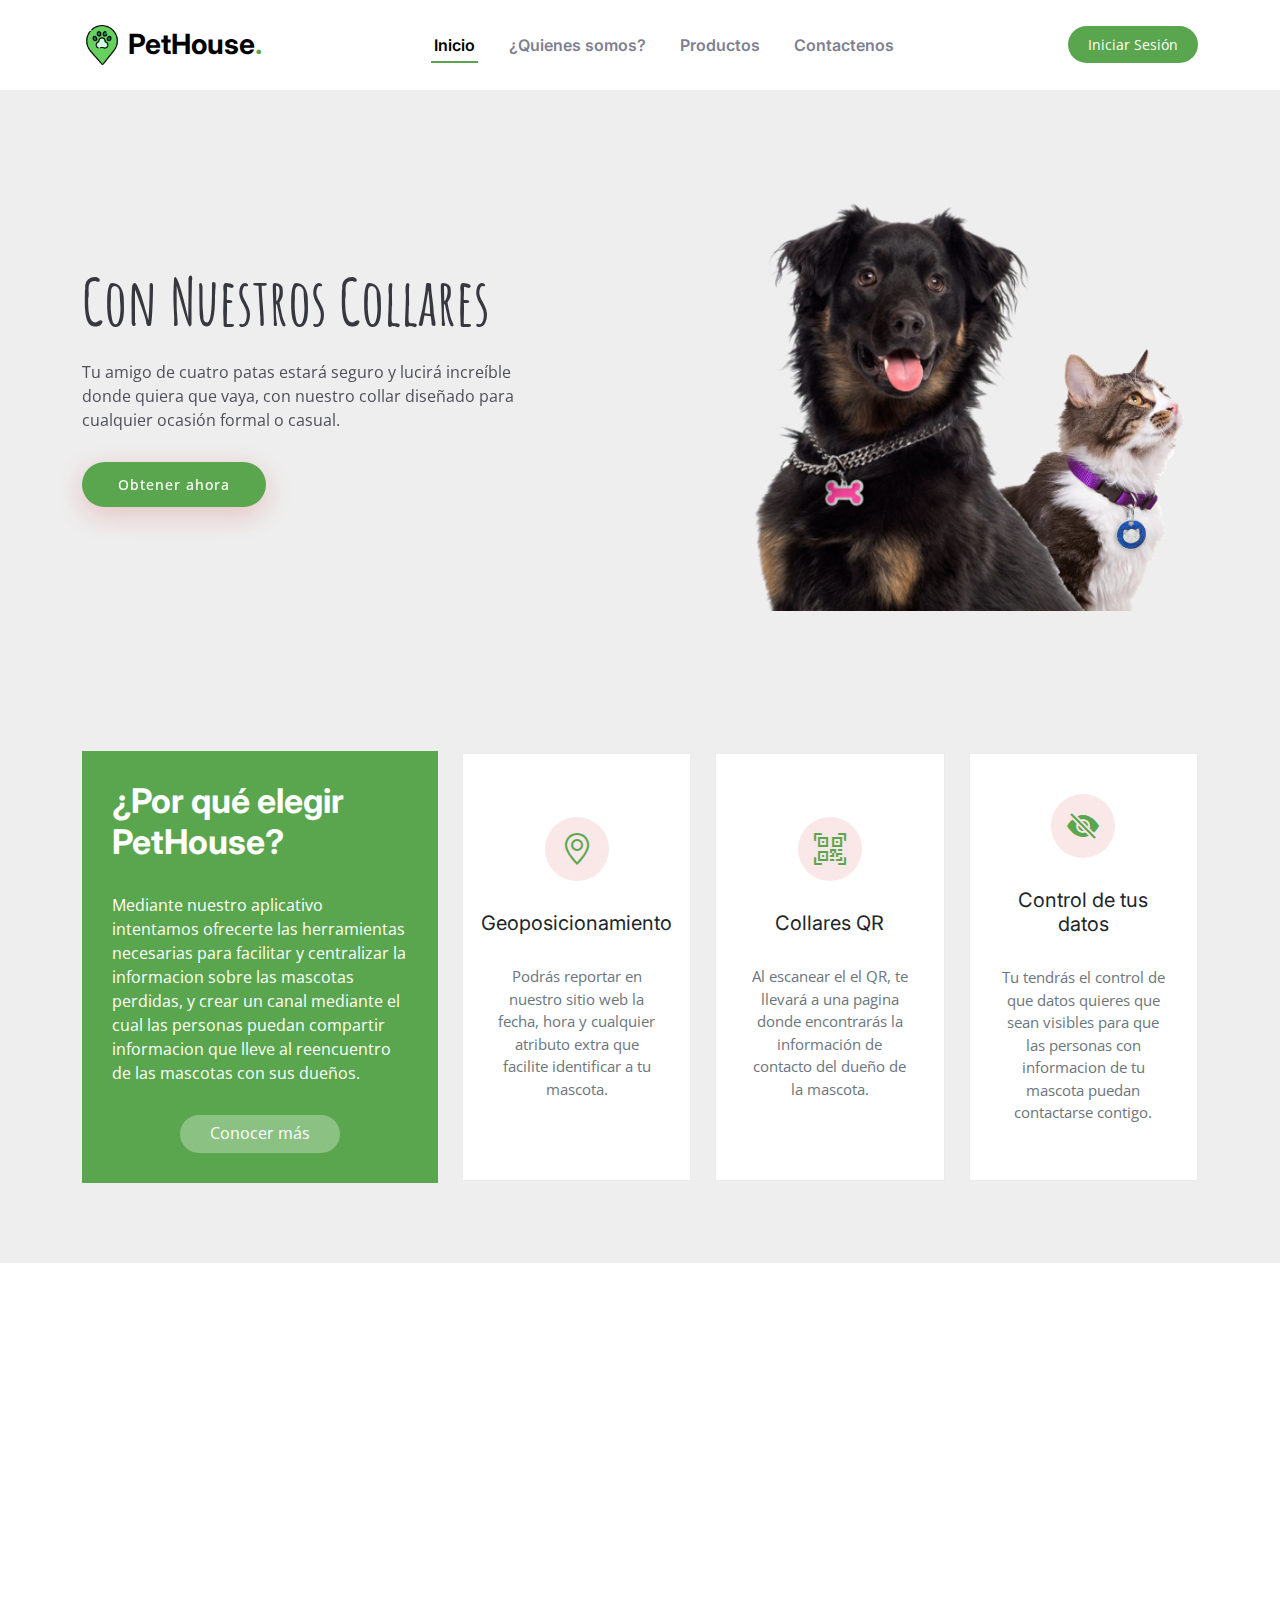
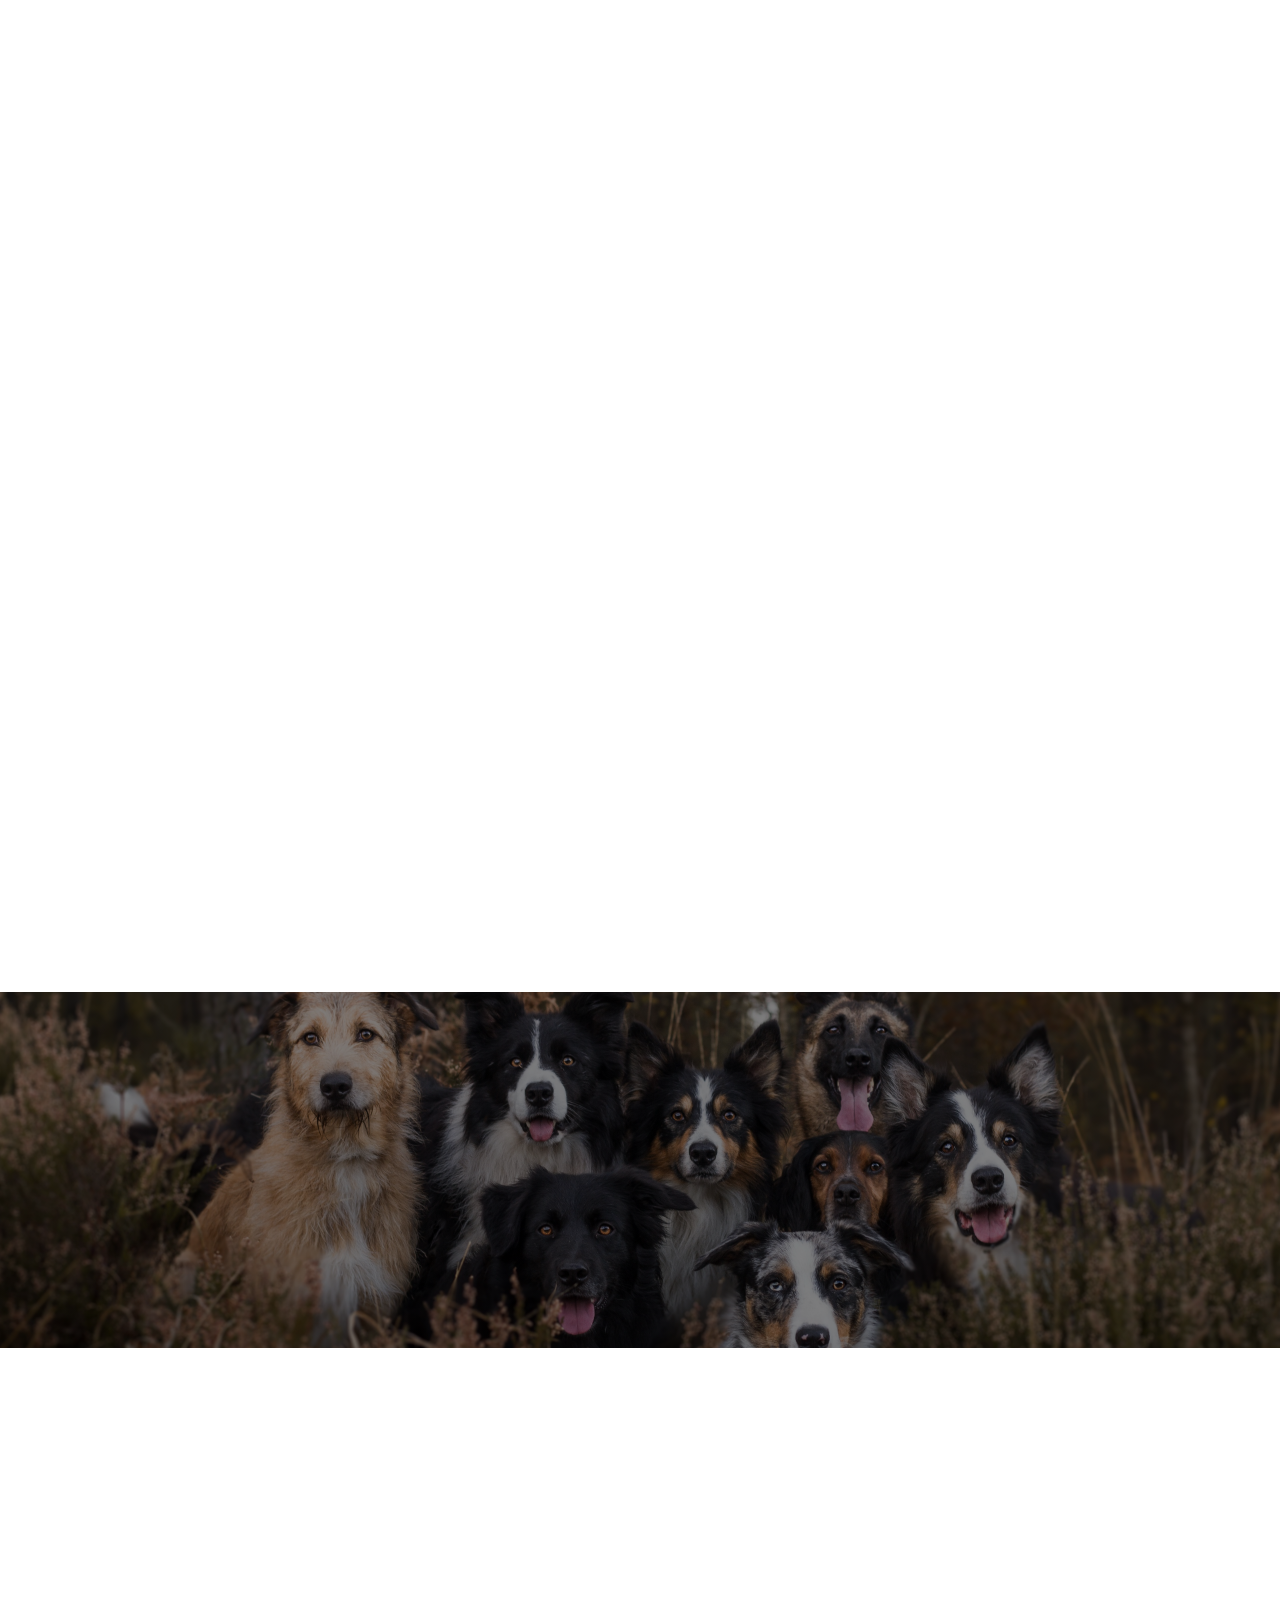
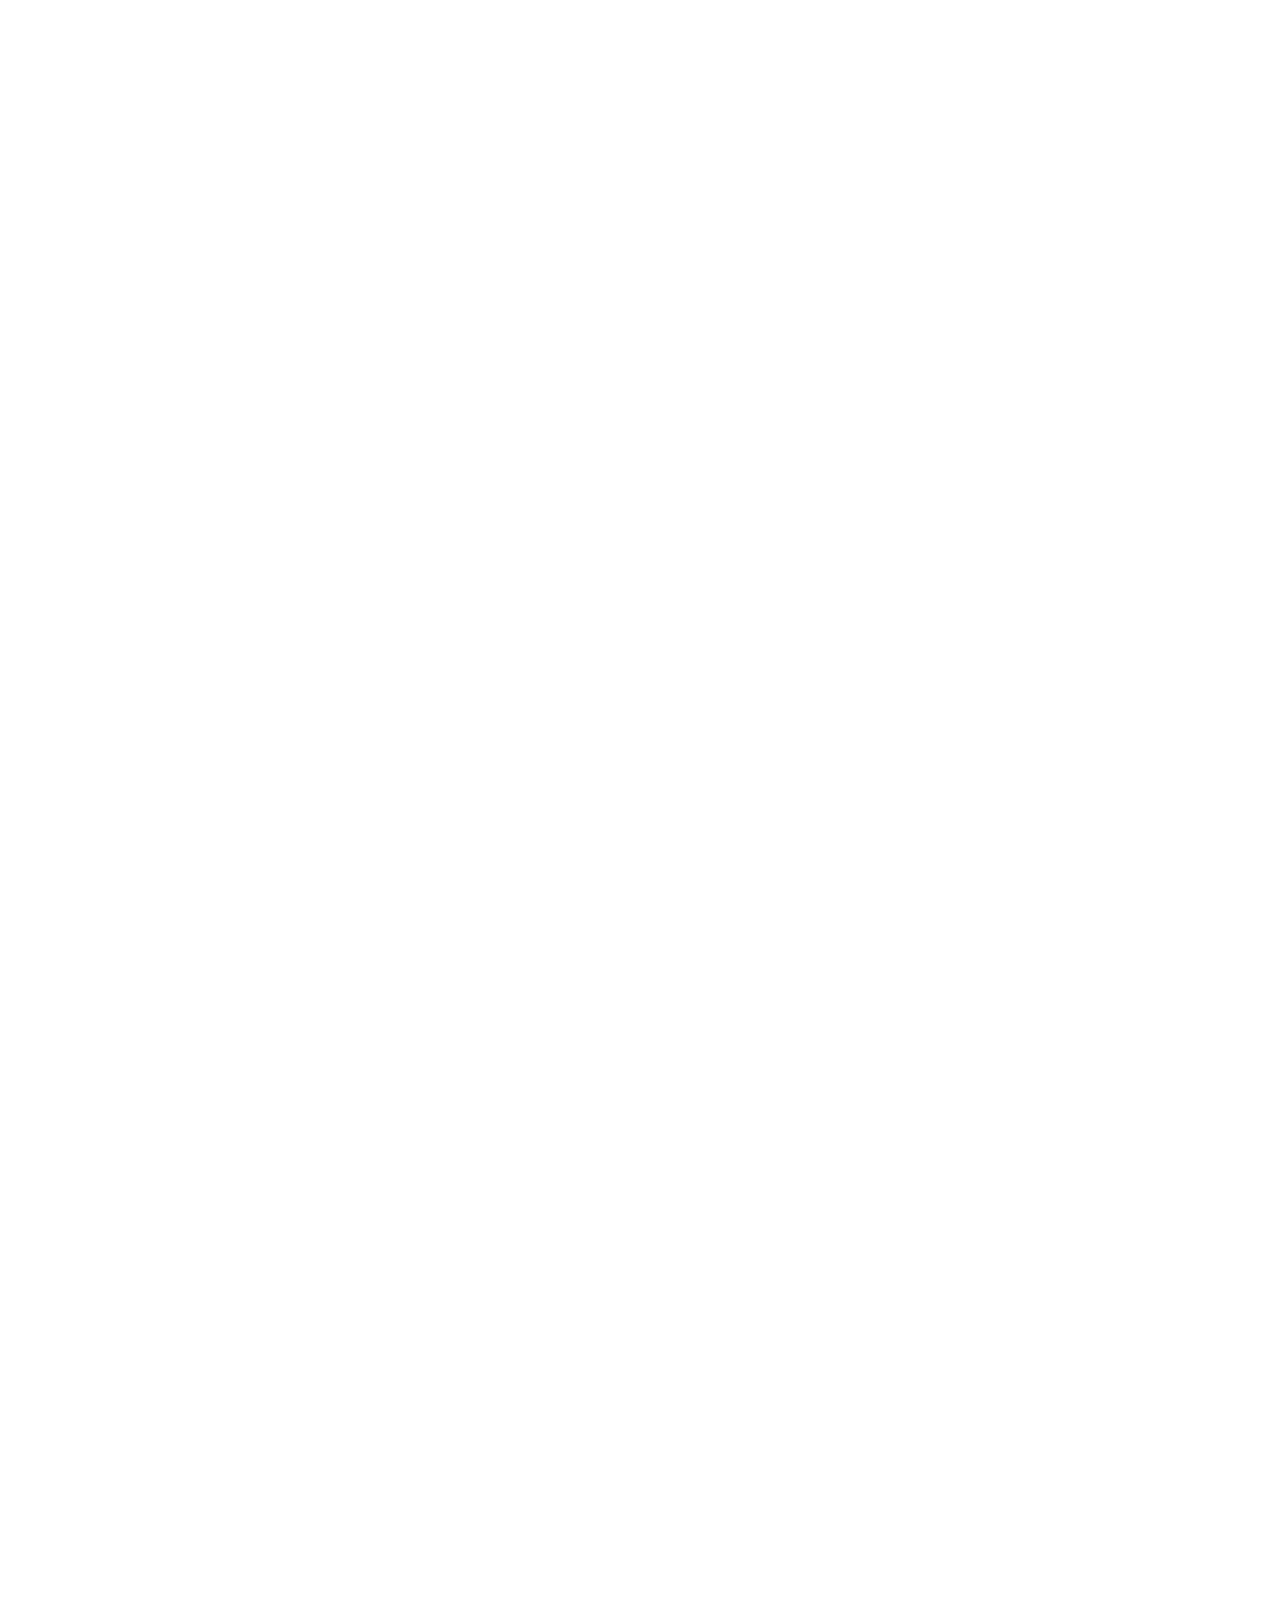
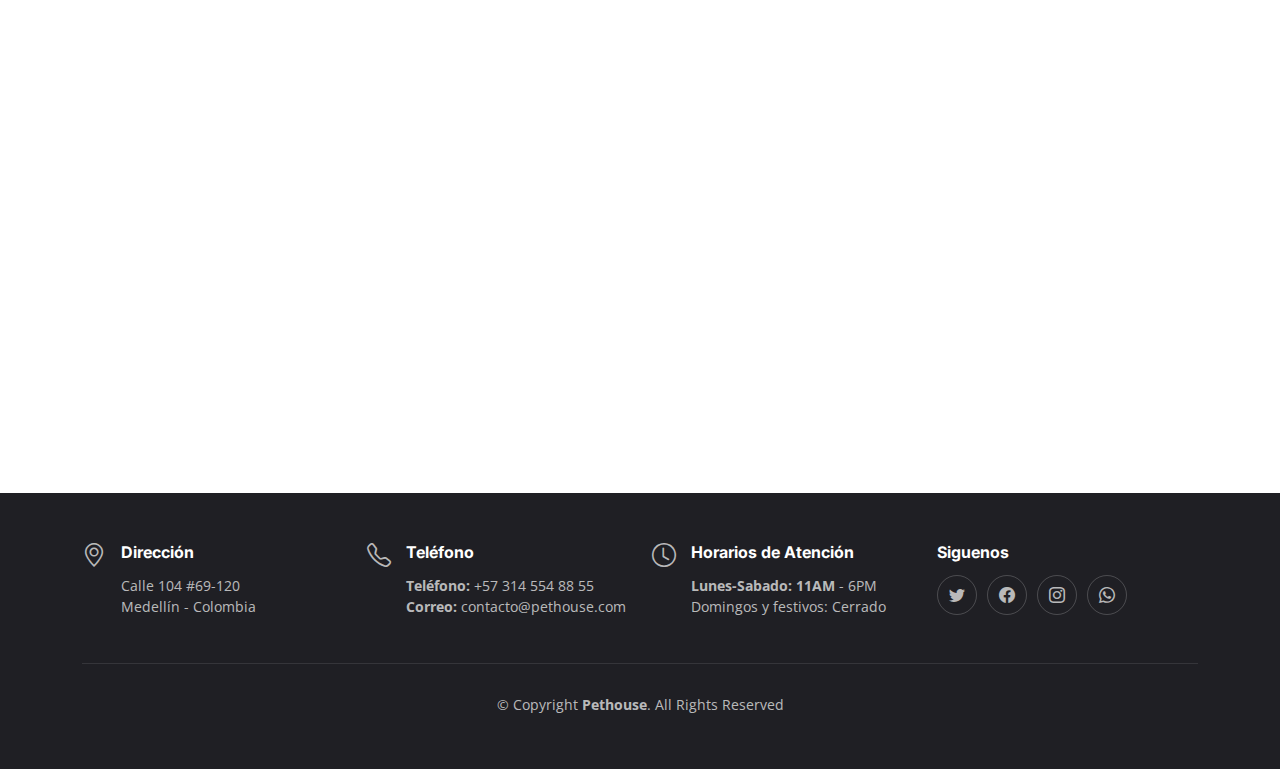
<file: index.html>
<!DOCTYPE html>
<html lang="en">

<head>
  <meta charset="utf-8">
  <meta content="width=device-width, initial-scale=1.0" name="viewport">

  <title>Pethouse</title>
  <meta content="" name="description">
  <meta content="" name="keywords">

  <!-- Favicons -->
  <link href="assets/img/logo.png" rel="icon">
  <link href="assets/img/apple-touch-icon.png" rel="apple-touch-icon">

  <!-- Google Fonts -->
  <link rel="preconnect" href="https://fonts.googleapis.com">
  <link rel="preconnect" href="https://fonts.gstatic.com" crossorigin>
  <link href="https://fonts.googleapis.com/css2?family=Open+Sans:ital,wght@0,300;0,400;0,500;0,600;0,700;1,300;1,400;1,600;1,700&family=Amatic+SC:ital,wght@0,300;0,400;0,500;0,600;0,700;1,300;1,400;1,500;1,600;1,700&family=Inter:ital,wght@0,300;0,400;0,500;0,600;0,700;1,300;1,400;1,500;1,600;1,700&display=swap" rel="stylesheet">

  <!-- Vendor CSS Files -->
  <link href="assets/vendor/bootstrap/css/bootstrap.min.css" rel="stylesheet">
  <link href="assets/vendor/bootstrap-icons/bootstrap-icons.css" rel="stylesheet">
  <link href="assets/vendor/aos/aos.css" rel="stylesheet">
  <link href="assets/vendor/glightbox/css/glightbox.min.css" rel="stylesheet">
  <link href="assets/vendor/swiper/swiper-bundle.min.css" rel="stylesheet">

  <!-- Template Main CSS File -->
  <link href="assets/css/main.css" rel="stylesheet">

  <!-- =======================================================
  * Template Name: Yummy - v1.1.0
  * Template URL: https://bootstrapmade.com/yummy-bootstrap-restaurant-website-template/
  * Author: BootstrapMade.com
  * License: https://bootstrapmade.com/license/
  ======================================================== -->
</head>

<body>

  <!-- ======= Header ======= -->
  <header id="header" class="header fixed-top d-flex align-items-center">
    <div class="container d-flex align-items-center justify-content-between">

      <a href="index.html" class="logo d-flex align-items-center me-auto me-lg-0">
        <!-- Uncomment the line below if you also wish to use an image logo -->
        <img src="assets/img/logo.png" alt="">
        <h1>PetHouse<span>.</span></h1>
      </a>

      <nav id="navbar" class="navbar">
        <ul>
          <li><a href="#hero">Inicio</a></li>
          <li><a href="#about">¿Quienes somos?</a></li>
          <li><a href="#menu">Productos</a></li>
          <!-- <li><a href="#events">Events</a></li> -->
          <!-- <li><a href="#chefs">Chefs</a></li> -->
          <!-- <li><a href="#gallery">Gallery</a></li> -->
          <!-- <li class="dropdown"><a href="#"><span>Drop Down</span> <i class="bi bi-chevron-down dropdown-indicator"></i></a>
            <ul>
              <li><a href="#">Drop Down 1</a></li>
              <li class="dropdown"><a href="#"><span>Deep Drop Down</span> <i class="bi bi-chevron-down dropdown-indicator"></i></a>
                <ul>
                  <li><a href="#">Deep Drop Down 1</a></li>
                  <li><a href="#">Deep Drop Down 2</a></li>
                  <li><a href="#">Deep Drop Down 3</a></li>
                  <li><a href="#">Deep Drop Down 4</a></li>
                  <li><a href="#">Deep Drop Down 5</a></li>
                </ul>
              </li>
              <li><a href="#">Drop Down 2</a></li>
              <li><a href="#">Drop Down 3</a></li>
              <li><a href="#">Drop Down 4</a></li>
            </ul>
          </li> -->
          <li><a href="#contact">Contactenos</a></li>
        </ul>
      </nav><!-- .navbar -->

      <a class="btn-book-a-table" data-bs-toggle="modal" data-bs-target="#buy-ticket-modal" 
      data-ticket-type="premium-access" href="">Iniciar Sesión</a>
      <i class="mobile-nav-toggle mobile-nav-show bi bi-list"></i>
      <i class="mobile-nav-toggle mobile-nav-hide d-none bi bi-x"></i>

    </div>
  </header><!-- End Header -->

  <!-- ======= Hero Section ======= -->
  <section id="hero" class="hero d-flex align-items-center section-bg">
    <div class="container">
      <div class="row justify-content-between gy-5">
        <div class="col-lg-5 order-2 order-lg-1 d-flex flex-column justify-content-center align-items-center align-items-lg-start text-center text-lg-start">
          <h2 data-aos="fade-up">Con Nuestros Collares</h2>
          <p data-aos="fade-up" data-aos-delay="100">Tu amigo de cuatro patas estará seguro y lucirá increíble donde quiera que vaya, con nuestro collar diseñado para cualquier ocasión formal o casual.</p>
          <div class="d-flex" data-aos="fade-up" data-aos-delay="200">
            <a href="#menu" class="btn-book-a-table">Obtener ahora</a>
            <!-- <a href="https://www.youtube.com/watch?v=LXb3EKWsInQ" class="glightbox btn-watch-video d-flex align-items-center"><i class="bi bi-play-circle"></i><span>Watch Video</span></a> -->
          </div>
        </div>
        <div class="col-lg-5 order-1 order-lg-2 text-center text-lg-start">
          <img src="assets/img/perro1.png" class="img-fluid" alt="" data-aos="zoom-out" data-aos-delay="300">
        </div>
      </div>
    </div>
  </section><!-- End Hero Section -->

  <main id="main">


    <!-- ======= Modal login ======= -->
    <div id="buy-ticket-modal" class="modal fade">
      <div class="modal-dialog" role="document"><!--modal-lg-->
        <div class="modal-content">
          <div class="modal-header">
            <button type="button" class="btn-close" data-bs-dismiss="modal" aria-label="Close"></button>
          </div>
          
              <section id="book-a-table" class="book-a-table">
                <div class="row g-0">
                  <div class="modal-body">
                    <div class="section-header">
                      <h2>PetHouse</h2>
                      <p>Inicio de Sesión<span>.</span></p>
                    </div>
                    <!-- formulario login -->
                    <div class="row justify-content-center">
        
                      <div class="col-md-10">
                        <form method="POST" action="#" class="php-email-form">
                          <div class="form-group">
                            <input type="text" class="form-control" name="your-name" placeholder="Documento">
                          </div>
                          <div class="form-group mt-3">
                            <input type="text" class="form-control" name="your-email" placeholder="Contraseña">
                          </div>
            
                          <!-- Lista desplegable -->
                          <!-- <div class="form-group mt-3">
                            <select id="ticket-type" name="ticket-type" class="form-select">
                              <option value="">-- Select Your Ticket Type --</option>
                              <option value="standard-access">Standard Access</option>
                              <option value="pro-access">Pro Access</option>
                              <option value="premium-access">Premium Access</option>
                            </select>
                          </div> -->
                          <div class="section-header"></div><div class="section-header"></div>
                          <div class="text-center mt-3 col align-self-center">
                            
                            <button type="submit"><a href="Perfil.html" style="color: aliceblue;">Iniciar Sesión</a></button>
                          </div>
                        </form>
                      </div>
                  </div>
          
                </div>
              </section><!-- End Book A Table Section -->
            </div>
        
          </div>
        </div><!-- /.modal-content -->
      </div><!-- /.modal-dialog -->
    </div><!-- /.modal -->

    <!-- ======= ¿Por qué elegirnos? ======= -->
    <section id="why-us" class="why-us section-bg">
      <div class="container" data-aos="fade-up">

        <div class="row gy-4">

          <div class="col-lg-4" data-aos="fade-up" data-aos-delay="100">
            <div class="why-box">
              <h3>¿Por qué elegir PetHouse?</h3>
              <p>
                Mediante nuestro aplicativo intentamos ofrecerte las herramientas necesarias para facilitar y centralizar
                la informacion sobre las mascotas perdidas, y crear un canal mediante el cual las personas puedan compartir 
                informacion que lleve al reencuentro de las mascotas con sus dueños.
                
              </p>
              <div class="text-center">
                <a href="#about" class="more-btn">Conocer más <i class="bx bx-chevron-right"></i></a>
              </div>
            </div>
          </div><!-- End Why Box -->

          <div class="col-lg-8 d-flex align-items-center">
            <div class="row gy-4">

              <div class="col-xl-4" data-aos="fade-up" data-aos-delay="200">
                <div class="icon-box d-flex flex-column justify-content-center align-items-center">
                  <i class="bi bi-geo-alt"></i>
                  <h4>Geoposicionamiento</h4>
                  <p>Podrás reportar en nuestro sitio web la fecha, hora y cualquier atributo extra que facilite
                    identificar a tu mascota.</p>
                </div>
              </div><!-- End Icon Box -->

              <div class="col-xl-4" data-aos="fade-up" data-aos-delay="300">
                <div class="icon-box d-flex flex-column justify-content-center align-items-center">
                  <i class="bi bi-qr-code-scan"></i>
                  <h4>Collares QR</h4>
                  <p>Al escanear el el QR, te llevará a una pagina donde encontrarás la información de contacto del 
                    dueño de la mascota.</p>
                </div>
              </div><!-- End Icon Box -->

              <div class="col-xl-4" data-aos="fade-up" data-aos-delay="400">
                <div class="icon-box d-flex flex-column justify-content-center align-items-center">
                  <i class="bi bi-eye-slash-fill"></i>
                  <h4>Control de tus datos</h4>
                  <p>Tu tendrás el control de que datos quieres que sean visibles para 
                    que las personas con informacion de tu mascota puedan contactarse contigo.</p>
                </div>
              </div><!-- End Icon Box -->

            </div>
          </div>

        </div>

      </div>
    </section><!-- End ¿Por qué elegirnos? -->

    <!-- ======= Menu ======= -->
    <section id="menu" class="menu">
      <div class="container" data-aos="fade-up">

        <div class="section-header">
          <h2>Nuestros Productos</h2>
          <p>Mira lo que tenemos disponible <span>Para Ti</span></p>
        </div>

        <ul class="nav nav-tabs d-flex justify-content-center" data-aos="fade-up" data-aos-delay="200">

          <li class="nav-item">
            <a class="nav-link active show" data-bs-toggle="tab" data-bs-target="#menu-starters">
              <h4>Collares</h4>
            </a>
          </li><!-- End tab nav item -->

          <li class="nav-item">
            <a class="nav-link" data-bs-toggle="tab" data-bs-target="#menu-breakfast">
              <h4>Juguetes</h4>
            </a><!-- End tab nav item -->

          <li class="nav-item">
            <a class="nav-link" data-bs-toggle="tab" data-bs-target="#menu-lunch">
              <h4>Comida</h4>
            </a>
          </li><!-- End tab nav item -->

          <li class="nav-item">
            <a class="nav-link" data-bs-toggle="tab" data-bs-target="#menu-dinner">
              <h4>Accesorios</h4>
            </a>
          </li><!-- End tab nav item -->

        </ul>

        <div class="tab-content" data-aos="fade-up" data-aos-delay="300">

          <div class="tab-pane fade active show" id="menu-starters">

            <div class="tab-header text-center">
              <p>Productos</p>
              <h3>Collares</h3>
            </div>

            <div class="row gy-5">

              <div class="col-lg-4 menu-item">
                <a href="assets/img/Collares/collar1.png" class="glightbox"><img src="assets/img/Collares/collar1.png" class="menu-img img-fluid" alt=""></a>
                <h4>Magnam Tiste</h4>
                <p class="ingredients">
                  Lorem, deren, trataro, filede, nerada
                </p>
                <p class="price">
                  $5.95
                </p>
              </div><!-- Menu Item -->

              <div class="col-lg-4 menu-item">
                <a href="assets/img/Collares/collar2.png" class="glightbox"><img src="assets/img/Collares/collar2.png" class="menu-img img-fluid" alt=""></a>
                <h4>Aut Luia</h4>
                <p class="ingredients">
                  Lorem, deren, trataro, filede, nerada
                </p>
                <p class="price">
                  $14.95
                </p>
              </div><!-- Menu Item -->

              <div class="col-lg-4 menu-item">
                <a href="assets/img/Collares/collar3.png" class="glightbox"><img src="assets/img/Collares/collar3.png" class="menu-img img-fluid" alt=""></a>
                <h4>Est Eligendi</h4>
                <p class="ingredients">
                  Lorem, deren, trataro, filede, nerada
                </p>
                <p class="price">
                  $8.95
                </p>
              </div><!-- Menu Item -->

              <div class="col-lg-4 menu-item">
                <a href="assets/img/Collares/collar4.png" class="glightbox"><img src="assets/img/Collares/collar4.png" class="menu-img img-fluid" alt=""></a>
                <h4>Eos Luibusdam</h4>
                <p class="ingredients">
                  Lorem, deren, trataro, filede, nerada
                </p>
                <p class="price">
                  $12.95
                </p>
              </div><!-- Menu Item -->

              <div class="col-lg-4 menu-item">
                <a href="assets/img/Collares/collar5.png" class="glightbox"><img src="assets/img/Collares/collar5.png" class="menu-img img-fluid" alt=""></a>
                <h4>Eos Luibusdam</h4>
                <p class="ingredients">
                  Lorem, deren, trataro, filede, nerada
                </p>
                <p class="price">
                  $12.95
                </p>
              </div><!-- Menu Item -->

              <div class="col-lg-4 menu-item">
                <a href="assets/img/Collares/collar6.jpg" class="glightbox"><img src="assets/img/Collares/collar6.jpg" class="menu-img img-fluid" alt=""></a>
                <h4>Laboriosam Direva</h4>
                <p class="ingredients">
                  Lorem, deren, trataro, filede, nerada
                </p>
                <p class="price">
                  $9.95
                </p>
              </div><!-- Menu Item -->

            </div>
          </div><!-- End Starter Menu Content -->

          <div class="tab-pane fade" id="menu-breakfast">

            <div class="tab-header text-center">
              <p>Productos</p>
              <h3>Juguetes</h3>
            </div>

            <div class="row gy-5">

              <div class="col-lg-4 menu-item">
                <a href="assets/img/menu/menu-item-1.png" class="glightbox"><img src="assets/img/menu/menu-item-1.png" class="menu-img img-fluid" alt=""></a>
                <h4>Magnam Tiste</h4>
                <p class="ingredients">
                  Lorem, deren, trataro, filede, nerada
                </p>
                <p class="price">
                  $5.95
                </p>
              </div><!-- Menu Item -->

              <div class="col-lg-4 menu-item">
                <a href="assets/img/menu/menu-item-2.png" class="glightbox"><img src="assets/img/menu/menu-item-2.png" class="menu-img img-fluid" alt=""></a>
                <h4>Aut Luia</h4>
                <p class="ingredients">
                  Lorem, deren, trataro, filede, nerada
                </p>
                <p class="price">
                  $14.95
                </p>
              </div><!-- Menu Item -->

              <div class="col-lg-4 menu-item">
                <a href="assets/img/menu/menu-item-3.png" class="glightbox"><img src="assets/img/menu/menu-item-3.png" class="menu-img img-fluid" alt=""></a>
                <h4>Est Eligendi</h4>
                <p class="ingredients">
                  Lorem, deren, trataro, filede, nerada
                </p>
                <p class="price">
                  $8.95
                </p>
              </div><!-- Menu Item -->

              <div class="col-lg-4 menu-item">
                <a href="assets/img/menu/menu-item-4.png" class="glightbox"><img src="assets/img/menu/menu-item-4.png" class="menu-img img-fluid" alt=""></a>
                <h4>Eos Luibusdam</h4>
                <p class="ingredients">
                  Lorem, deren, trataro, filede, nerada
                </p>
                <p class="price">
                  $12.95
                </p>
              </div><!-- Menu Item -->

              <div class="col-lg-4 menu-item">
                <a href="assets/img/menu/menu-item-5.png" class="glightbox"><img src="assets/img/menu/menu-item-5.png" class="menu-img img-fluid" alt=""></a>
                <h4>Eos Luibusdam</h4>
                <p class="ingredients">
                  Lorem, deren, trataro, filede, nerada
                </p>
                <p class="price">
                  $12.95
                </p>
              </div><!-- Menu Item -->

              <div class="col-lg-4 menu-item">
                <a href="assets/img/menu/menu-item-6.png" class="glightbox"><img src="assets/img/menu/menu-item-6.png" class="menu-img img-fluid" alt=""></a>
                <h4>Laboriosam Direva</h4>
                <p class="ingredients">
                  Lorem, deren, trataro, filede, nerada
                </p>
                <p class="price">
                  $9.95
                </p>
              </div><!-- Menu Item -->

            </div>
          </div><!-- End Breakfast Menu Content -->

          <div class="tab-pane fade" id="menu-lunch">

            <div class="tab-header text-center">
              <p>Productos</p>
              <h3>Comida</h3>
            </div>

            <div class="row gy-5">

              <div class="col-lg-4 menu-item">
                <a href="assets/img/menu/menu-item-1.png" class="glightbox"><img src="assets/img/menu/menu-item-1.png" class="menu-img img-fluid" alt=""></a>
                <h4>Magnam Tiste</h4>
                <p class="ingredients">
                  Lorem, deren, trataro, filede, nerada
                </p>
                <p class="price">
                  $5.95
                </p>
              </div><!-- Menu Item -->

              <div class="col-lg-4 menu-item">
                <a href="assets/img/menu/menu-item-2.png" class="glightbox"><img src="assets/img/menu/menu-item-2.png" class="menu-img img-fluid" alt=""></a>
                <h4>Aut Luia</h4>
                <p class="ingredients">
                  Lorem, deren, trataro, filede, nerada
                </p>
                <p class="price">
                  $14.95
                </p>
              </div><!-- Menu Item -->

              <div class="col-lg-4 menu-item">
                <a href="assets/img/menu/menu-item-3.png" class="glightbox"><img src="assets/img/menu/menu-item-3.png" class="menu-img img-fluid" alt=""></a>
                <h4>Est Eligendi</h4>
                <p class="ingredients">
                  Lorem, deren, trataro, filede, nerada
                </p>
                <p class="price">
                  $8.95
                </p>
              </div><!-- Menu Item -->

              <div class="col-lg-4 menu-item">
                <a href="assets/img/menu/menu-item-4.png" class="glightbox"><img src="assets/img/menu/menu-item-4.png" class="menu-img img-fluid" alt=""></a>
                <h4>Eos Luibusdam</h4>
                <p class="ingredients">
                  Lorem, deren, trataro, filede, nerada
                </p>
                <p class="price">
                  $12.95
                </p>
              </div><!-- Menu Item -->

              <div class="col-lg-4 menu-item">
                <a href="assets/img/menu/menu-item-5.png" class="glightbox"><img src="assets/img/menu/menu-item-5.png" class="menu-img img-fluid" alt=""></a>
                <h4>Eos Luibusdam</h4>
                <p class="ingredients">
                  Lorem, deren, trataro, filede, nerada
                </p>
                <p class="price">
                  $12.95
                </p>
              </div><!-- Menu Item -->

              <div class="col-lg-4 menu-item">
                <a href="assets/img/menu/menu-item-6.png" class="glightbox"><img src="assets/img/menu/menu-item-6.png" class="menu-img img-fluid" alt=""></a>
                <h4>Laboriosam Direva</h4>
                <p class="ingredients">
                  Lorem, deren, trataro, filede, nerada
                </p>
                <p class="price">
                  $9.95
                </p>
              </div><!-- Menu Item -->

            </div>
          </div><!-- End Lunch Menu Content -->

          <div class="tab-pane fade" id="menu-dinner">

            <div class="tab-header text-center">
              <p>Productos</p>
              <h3>Accesorios</h3>
            </div>

            <div class="row gy-5">

              <div class="col-lg-4 menu-item">
                <a href="assets/img/Collares/placa1.png" class="glightbox"><img src="assets/img/Collares/placa1.png" class="menu-img img-fluid" alt=""></a>
                <h4>Magnam Tiste</h4>
                <p class="ingredients">
                  Lorem, deren, trataro, filede, nerada
                </p>
                <p class="price">
                  $5.95
                </p>
              </div><!-- Menu Item -->

              <div class="col-lg-4 menu-item">
                <a href="assets/img/Collares/placa2.jpg" class="glightbox"><img src="assets/img/Collares/placa2.jpg" class="menu-img img-fluid" alt=""></a>
                <h4>Aut Luia</h4>
                <p class="ingredients">
                  Lorem, deren, trataro, filede, nerada
                </p>
                <p class="price">
                  $14.95
                </p>
              </div><!-- Menu Item -->

              <div class="col-lg-4 menu-item">
                <a href="assets/img/Collares/placa3.png" class="glightbox"><img src="assets/img/Collares/placa3.png" class="menu-img img-fluid" alt=""></a>
                <h4>Est Eligendi</h4>
                <p class="ingredients">
                  Lorem, deren, trataro, filede, nerada
                </p>
                <p class="price">
                  $8.95
                </p>
              </div><!-- Menu Item -->

              <div class="col-lg-4 menu-item">
                <a href="assets/img/menu/menu-item-4.png" class="glightbox"><img src="assets/img/menu/menu-item-4.png" class="menu-img img-fluid" alt=""></a>
                <h4>Eos Luibusdam</h4>
                <p class="ingredients">
                  Lorem, deren, trataro, filede, nerada
                </p>
                <p class="price">
                  $12.95
                </p>
              </div><!-- Menu Item -->

              <div class="col-lg-4 menu-item">
                <a href="assets/img/menu/menu-item-5.png" class="glightbox"><img src="assets/img/menu/menu-item-5.png" class="menu-img img-fluid" alt=""></a>
                <h4>Eos Luibusdam</h4>
                <p class="ingredients">
                  Lorem, deren, trataro, filede, nerada
                </p>
                <p class="price">
                  $12.95
                </p>
              </div><!-- Menu Item -->

              <div class="col-lg-4 menu-item">
                <a href="assets/img/menu/menu-item-6.png" class="glightbox"><img src="assets/img/menu/menu-item-6.png" class="menu-img img-fluid" alt=""></a>
                <h4>Laboriosam Direva</h4>
                <p class="ingredients">
                  Lorem, deren, trataro, filede, nerada
                </p>
                <p class="price">
                  $9.95
                </p>
              </div><!-- Menu Item -->

            </div>
          </div><!-- End Dinner Menu Content -->

        </div>

      </div>
    </section><!-- End Menu -->

    <!-- ======= Stats Counter Section ======= -->
    <section id="stats-counter" class="stats-counter">
      <div class="container" data-aos="zoom-out">

        <div class="row gy-4">

          <div class="col-lg-3 col-md-6">
            <div class="stats-item text-center w-100 h-100">
              <span data-purecounter-start="0" data-purecounter-end="232" data-purecounter-duration="1" class="purecounter"></span>
              <p>Clients</p>
            </div>
          </div><!-- End Stats Item -->

          <div class="col-lg-3 col-md-6">
            <div class="stats-item text-center w-100 h-100">
              <span data-purecounter-start="0" data-purecounter-end="521" data-purecounter-duration="1" class="purecounter"></span>
              <p>Projects</p>
            </div>
          </div><!-- End Stats Item -->

          <div class="col-lg-3 col-md-6">
            <div class="stats-item text-center w-100 h-100">
              <span data-purecounter-start="0" data-purecounter-end="1453" data-purecounter-duration="1" class="purecounter"></span>
              <p>Hours Of Support</p>
            </div>
          </div><!-- End Stats Item -->

          <div class="col-lg-3 col-md-6">
            <div class="stats-item text-center w-100 h-100">
              <span data-purecounter-start="0" data-purecounter-end="32" data-purecounter-duration="1" class="purecounter"></span>
              <p>Workers</p>
            </div>
          </div><!-- End Stats Item -->

        </div>

      </div>
    </section><!-- End Stats Counter Section -->

    <!-- ======= ¿Quienes somos? ======= -->
    <section id="about" class="about">
      <div class="container" data-aos="fade-up">

        <div class="section-header">
          <h2>¿Quienes somos?</h2>
          <p>Conoce más <span>sobre nosotros</span></p>
        </div>

        <div class="row gy-4">
          <div class="col-lg-7 position-relative about-img" style="background-image: url(assets/img/ejemplo.jpg) ;" data-aos="fade-up" data-aos-delay="150">
            <div class="call-us position-absolute">
              <h4>Escribenos!</h4>
              <p>+1 5589 55488 55</p>
            </div>
          </div>
          <div class="col-lg-5 d-flex align-items-end" data-aos="fade-up" data-aos-delay="300">
            <div class="content ps-0 ps-lg-5">
              <p class="fst-italic">
                Lorem ipsum dolor sit amet, consectetur adipiscing elit, sed do eiusmod tempor incididunt ut labore et dolore
                magna aliqua.
              </p>
              <ul>
                <li><i class="bi bi-check2-all"></i> Ullamco laboris nisi ut aliquip ex ea commodo consequat.</li>
                <li><i class="bi bi-check2-all"></i> Duis aute irure dolor in reprehenderit in voluptate velit.</li>
                <li><i class="bi bi-check2-all"></i> Ullamco laboris nisi ut aliquip ex ea commodo consequat. Duis aute irure dolor in reprehenderit in voluptate trideta storacalaperda mastiro dolore eu fugiat nulla pariatur.</li>
              </ul>
              <p>
                Ullamco laboris nisi ut aliquip ex ea commodo consequat. Duis aute irure dolor in reprehenderit in voluptate
                velit esse cillum dolore eu fugiat nulla pariatur. Excepteur sint occaecat cupidatat non proident
              </p>

              <div class="position-relative mt-4">
                <img src="assets/img/pet-collar-QR.jpg" class="img-fluid" alt="">
                <a href="https://www.youtube.com/watch?v=LXb3EKWsInQ" class="glightbox play-btn"></a>
              </div>
            </div>
          </div>
        </div>

      </div>
    </section><!-- End ¿Quienes somos? -->

    <!-- ======= Contactenos ======= -->
    <section id="contact" class="contact">
      <div class="container" data-aos="fade-up">

        <div class="section-header">
          <h2>Contactenos</h2>
          <p>Necesitas Ayuda? <span>Contactenos</span></p>
        </div>

        <div class="mb-3">
          <iframe style="border:0; width: 100%; height: 350px;" src="https://www.google.com/maps/embed?pb=!1m14!1m8!1m3!1d15862.865980973724!2d-75.5686654!3d6.3009336!3m2!1i1024!2i768!4f13.1!3m3!1m2!1s0x8e442f25d6670d4d%3A0x8043999e5e767b96!2sSENA%20-%20Centro%20de%20Tecnolog%C3%ADa%20de%20la%20Manufactura%20Avanzada!5e0!3m2!1ses-419!2sco!4v1676245186106!5m2!1ses-419!2sco" frameborder="0" allowfullscreen></iframe>
        </div><!-- End Google Maps -->

        <div class="row gy-4">

          <div class="col-md-6">
            <div class="info-item  d-flex align-items-center">
              <i class="icon bi bi-map flex-shrink-0"></i>
              <div>
                <h3>Dirección</h3>
                <p>Calle 104 #69-120 Medellín-Colombia</p>
              </div>
            </div>
          </div><!-- End Info Item -->

          <div class="col-md-6">
            <div class="info-item d-flex align-items-center">
              <i class="icon bi bi-envelope flex-shrink-0"></i>
              <div>
                <h3>Correo</h3>
                <p>contacto@pethouse.com</p>
              </div>
            </div>
          </div><!-- End Info Item -->

          <div class="col-md-6">
            <div class="info-item  d-flex align-items-center">
              <i class="icon bi bi-telephone flex-shrink-0"></i>
              <div>
                <h3>Telefono</h3>
                <p>+57 314 554 88 55</p>
              </div>
            </div>
          </div><!-- End Info Item -->

          <div class="col-md-6">
            <div class="info-item  d-flex align-items-center">
              <i class="icon bi bi-share flex-shrink-0"></i>
              <div>
                <h3>Horarios</h3>
                <div><strong>Lunes-Sabado:</strong> 11AM - 6PM;
                  <strong>Domingos y festivos:</strong> Cerrado
                </div>
              </div>
            </div>
          </div><!-- End Info Item -->

        </div>

        <form action="forms/contact.php" method="post" role="form" class="php-email-form p-3 p-md-4">
          <div class="row">
            <div class="col-xl-6 form-group">
              <input type="text" name="name" class="form-control" id="name" placeholder="Nombre" required>
            </div>
            <div class="col-xl-6 form-group">
              <input type="email" class="form-control" name="email" id="email" placeholder="Correo" required>
            </div>
          </div>
          <div class="form-group">
            <input type="text" class="form-control" name="subject" id="subject" placeholder="Asunto" required>
          </div>
          <div class="form-group">
            <textarea class="form-control" name="message" rows="5" placeholder="Mensaje" required></textarea>
          </div>
          <div class="my-3">
            <div class="loading">Loading</div>
            <div class="error-message"></div>
            <div class="sent-message">Your message has been sent. Thank you!</div>
          </div>
          <div class="text-center"><button type="submit">Enviar</button></div>
        </form>
        <!--End Contact Form -->

      </div>
    </section><!-- End Contact Section -->

  </main><!-- End #main -->

  <!-- ======= Footer ======= -->
  <footer id="footer" class="footer">

    <div class="container">
      <div class="row gy-3">
        <div class="col-lg-3 col-md-6 d-flex">
          <i class="bi bi-geo-alt icon"></i>
          <div>
            <h4>Dirección</h4>
            <p>
              Calle 104 #69-120<br>
              Medellín - Colombia<br>
            </p>
          </div>

        </div>

        <div class="col-lg-3 col-md-6 footer-links d-flex">
          <i class="bi bi-telephone icon"></i>
          <div>
            <h4>Teléfono</h4>
            <p>
              <strong>Teléfono:</strong> +57 314 554 88 55<br>
              <strong>Correo:</strong> contacto@pethouse.com<br>
            </p>
          </div>
        </div>

        <div class="col-lg-3 col-md-6 footer-links d-flex">
          <i class="bi bi-clock icon"></i>
          <div>
            <h4>Horarios de Atención</h4>
            <p>
              <strong>Lunes-Sabado: 11AM </strong> - 6PM<br>
              Domingos y festivos: Cerrado
            </p>
          </div>
        </div>

        <div class="col-lg-3 col-md-6 footer-links">
          <h4>Siguenos</h4>
          <div class="social-links d-flex">
            <a href="#" class="twitter"><i class="bi bi-twitter"></i></a>
            <a href="#" class="facebook"><i class="bi bi-facebook"></i></a>
            <a href="#" class="instagram"><i class="bi bi-instagram"></i></a>
            <a href="#" class="whatsapp"><i class="bi bi-whatsapp"></i></a>
          </div>
        </div>

      </div>
    </div>

    <div class="container">
      <div class="copyright">
        &copy; Copyright <strong><span>Pethouse</span></strong>. All Rights Reserved
      </div>
      <div class="credits">
        <!-- All the links in the footer should remain intact. -->
        <!-- You can delete the links only if you purchased the pro version. -->
        <!-- Licensing information: https://bootstrapmade.com/license/ -->
        <!-- Purchase the pro version with working PHP/AJAX contact form: https://bootstrapmade.com/yummy-bootstrap-restaurant-website-template/ -->
        <!-- Designed by <a href="https://bootstrapmade.com/">BootstrapMade</a> -->
      </div>
    </div>

  </footer><!-- End Footer -->
  <!-- End Footer -->

  <a href="#" class="scroll-top d-flex align-items-center justify-content-center"><i class="bi bi-arrow-up-short"></i></a>

  <div id="preloader"></div>

  <!-- Vendor JS Files -->
  <script src="assets/vendor/bootstrap/js/bootstrap.bundle.min.js"></script>
  <script src="assets/vendor/aos/aos.js"></script>
  <script src="assets/vendor/glightbox/js/glightbox.min.js"></script>
  <script src="assets/vendor/purecounter/purecounter_vanilla.js"></script>
  <script src="assets/vendor/swiper/swiper-bundle.min.js"></script>
  <script src="assets/vendor/php-email-form/validate.js"></script>

  <!-- Template Main JS File -->
  <script src="assets/js/main.js"></script>

  
  

</body>

</html>
</file>
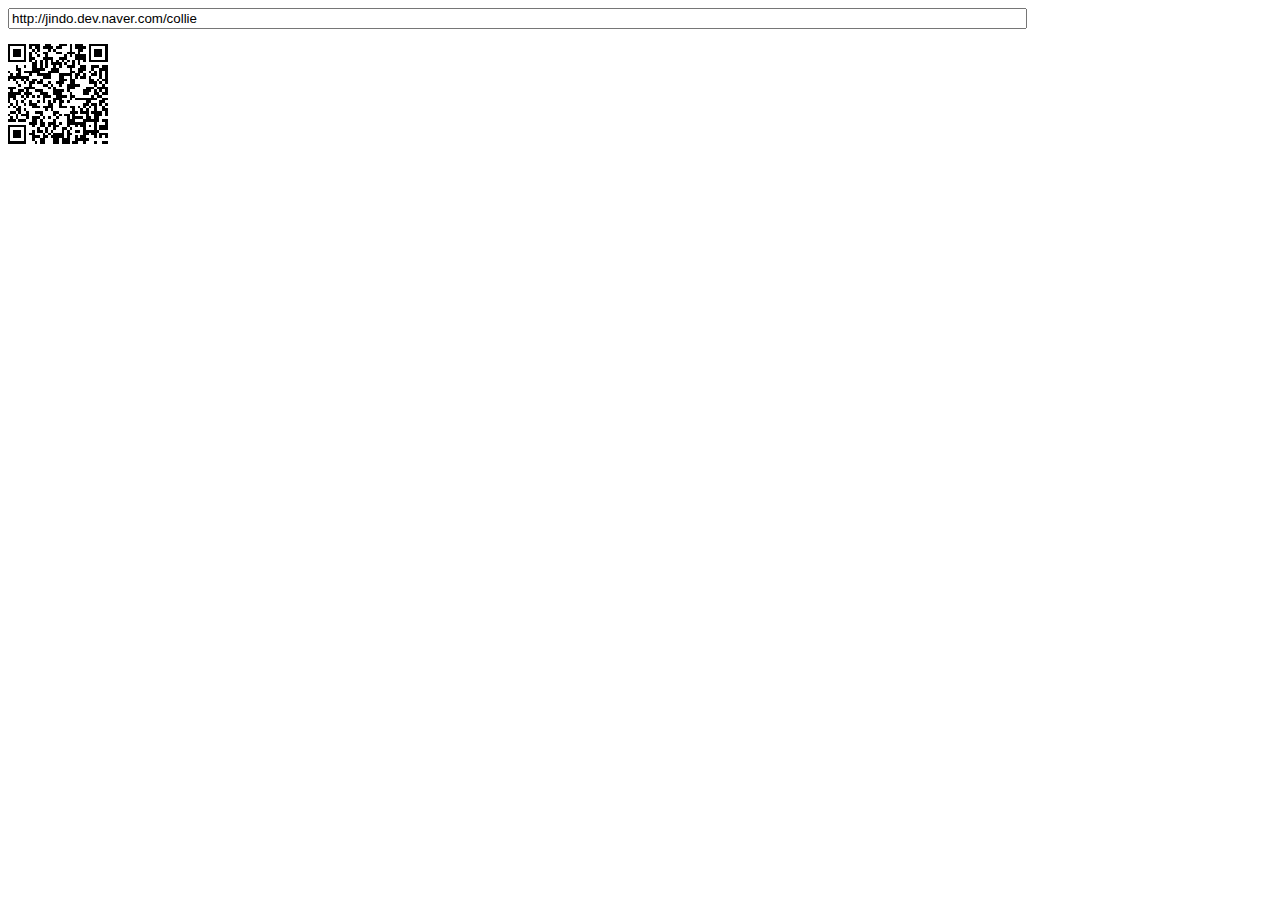
<file: assets/js/qrcodejs/index.html>
<!DOCTYPE html PUBLIC "-//W3C//DTD XHTML 1.0 Transitional//EN" "http://www.w3.org/TR/xhtml1/DTD/xhtml1-transitional.dtd">
<html xmlns="http://www.w3.org/1999/xhtml" xml:lang="ko" lang="ko">
<head>
<title>Cross-Browser QRCode generator for Javascript</title>
<meta http-equiv="Content-Type" content="text/html; charset=UTF-8" />
<meta name="viewport" content="width=device-width,initial-scale=1,user-scalable=no" />
<script type="text/javascript" src="jquery.min.js"></script>
<script type="text/javascript" src="qrcode.js"></script>
</head>
<body>
<input id="text" type="text" value="http://jindo.dev.naver.com/collie" style="width:80%" /><br />
<div id="qrcode" style="width:100px; height:100px; margin-top:15px;"></div>

<script type="text/javascript">
var qrcode = new QRCode(document.getElementById("qrcode"), {
	width : 100,
	height : 100
});

function makeCode () {		
	var elText = document.getElementById("text");
	
	if (!elText.value) {
		alert("Input a text");
		elText.focus();
		return;
	}
	
	qrcode.makeCode(elText.value);
}

makeCode();

$("#text").
	on("blur", function () {
		makeCode();
	}).
	on("keydown", function (e) {
		if (e.keyCode == 13) {
			makeCode();
		}
	});
</script>
</body>
</file>
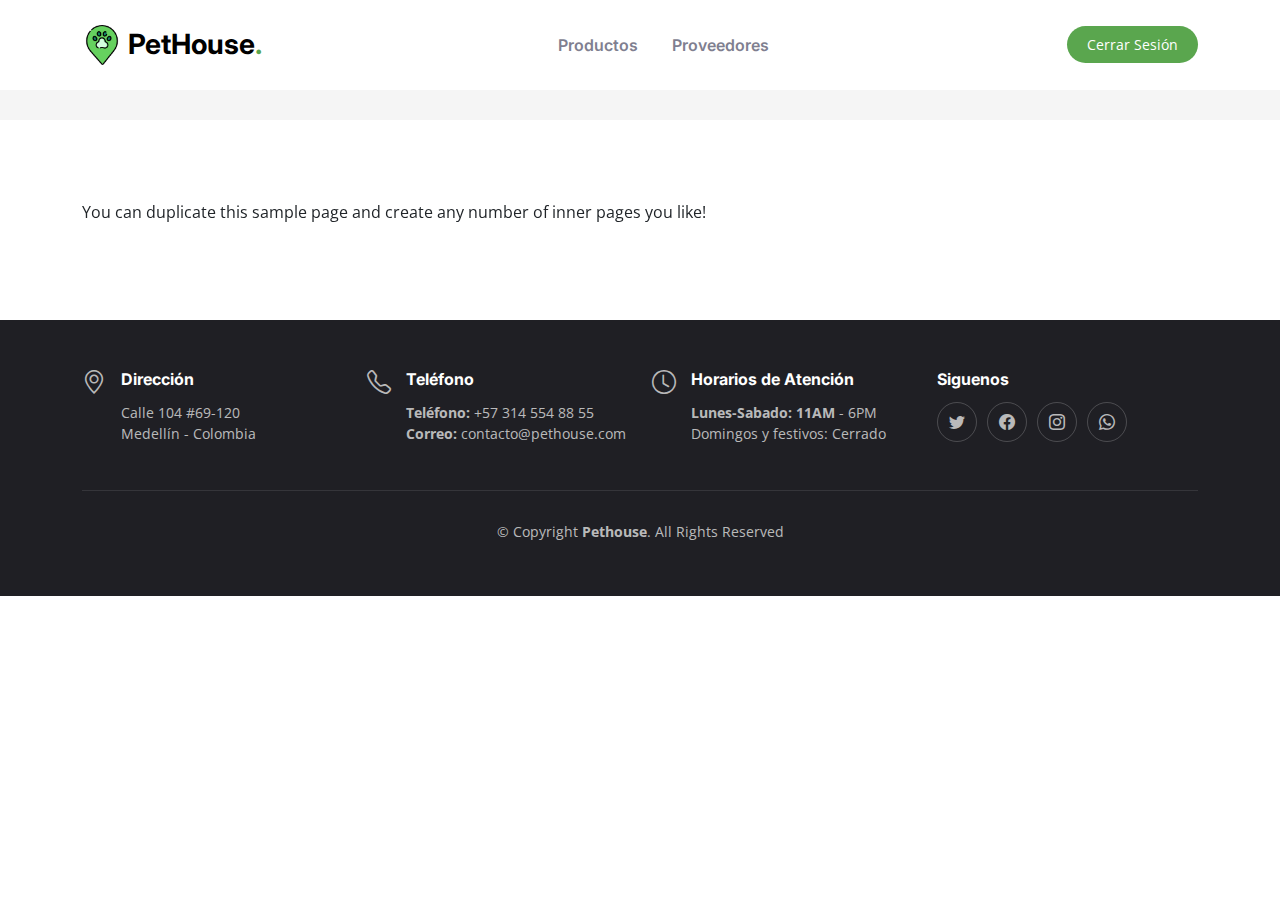
<file: admin.html>
<!DOCTYPE html>
<html lang="en">

<head>
  <meta charset="utf-8">
  <meta content="width=device-width, initial-scale=1.0" name="viewport">

  <title>Pethouse</title>
  <meta content="" name="description">
  <meta content="" name="keywords">

  <!-- Favicons -->
  <link href="assets/img/logo.png" rel="icon">
  <link href="assets/img/apple-touch-icon.png" rel="apple-touch-icon">

  <!-- Google Fonts -->
  <link rel="preconnect" href="https://fonts.googleapis.com">
  <link rel="preconnect" href="https://fonts.gstatic.com" crossorigin>
  <link href="https://fonts.googleapis.com/css2?family=Open+Sans:ital,wght@0,300;0,400;0,500;0,600;0,700;1,300;1,400;1,600;1,700&family=Amatic+SC:ital,wght@0,300;0,400;0,500;0,600;0,700;1,300;1,400;1,500;1,600;1,700&family=Inter:ital,wght@0,300;0,400;0,500;0,600;0,700;1,300;1,400;1,500;1,600;1,700&display=swap" rel="stylesheet">

  <!-- Vendor CSS Files -->
  <link href="assets/vendor/bootstrap/css/bootstrap.min.css" rel="stylesheet">
  <link href="assets/vendor/bootstrap-icons/bootstrap-icons.css" rel="stylesheet">
  <link href="assets/vendor/aos/aos.css" rel="stylesheet">
  <link href="assets/vendor/glightbox/css/glightbox.min.css" rel="stylesheet">
  <link href="assets/vendor/swiper/swiper-bundle.min.css" rel="stylesheet">

  <!-- Template Main CSS File -->
  <link href="assets/css/main.css" rel="stylesheet">

  
</head>

<body>

  <!-- ======= Header ======= -->
  <header id="header" class="header fixed-top d-flex align-items-center">
    <div class="container d-flex align-items-center justify-content-between">

      <a href="index.html" class="logo d-flex align-items-center me-auto me-lg-0">
        <!-- Uncomment the line below if you also wish to use an image logo -->
        <img src="assets/img/logo.png" alt="">
        <h1>PetHouse<span>.</span></h1>
      </a>

      <nav id="navbar" class="navbar">
        <ul>
          <li><a href="#hero">Productos</a></li>
          <li><a href="#about">Proveedores</a></li>
          <!-- <li><a href="#events">Events</a></li> -->
          <!-- <li><a href="#chefs">Chefs</a></li> -->
          <!-- <li><a href="#gallery">Gallery</a></li> -->
          <!-- <li class="dropdown"><a href="#"><span>Drop Down</span> <i class="bi bi-chevron-down dropdown-indicator"></i></a>
            <ul>
              <li><a href="#">Drop Down 1</a></li>
              <li class="dropdown"><a href="#"><span>Deep Drop Down</span> <i class="bi bi-chevron-down dropdown-indicator"></i></a>
                <ul>
                  <li><a href="#">Deep Drop Down 1</a></li>
                  <li><a href="#">Deep Drop Down 2</a></li>
                  <li><a href="#">Deep Drop Down 3</a></li>
                  <li><a href="#">Deep Drop Down 4</a></li>
                  <li><a href="#">Deep Drop Down 5</a></li>
                </ul>
              </li>
              <li><a href="#">Drop Down 2</a></li>
              <li><a href="#">Drop Down 3</a></li>
              <li><a href="#">Drop Down 4</a></li>
            </ul>
          </li> -->
          
        </ul>
      </nav><!-- .navbar -->

      <a class="btn-book-a-table" data-bs-toggle="modal" data-bs-target="#buy-ticket-modal" 
      data-ticket-type="premium-access" href="">Cerrar Sesión</a>
      <i class="mobile-nav-toggle mobile-nav-show bi bi-list"></i>
      <i class="mobile-nav-toggle mobile-nav-hide d-none bi bi-x"></i>

    </div>
  </header><!-- End Header -->

  <main id="main">

    <!-- ======= Breadcrumbs ======= -->
    <div class="breadcrumbs">
      

      
    </div><!-- End Breadcrumbs -->

    <section class="sample-page">
      <div class="container" data-aos="fade-up">

        <p>
          You can duplicate this sample page and create any number of inner pages you like!
        </p>

      </div>
    </section>

  </main><!-- End #main -->

  <!-- ======= Footer ======= -->
  <footer id="footer" class="footer">

    <div class="container">
      <div class="row gy-3">
        <div class="col-lg-3 col-md-6 d-flex">
          <i class="bi bi-geo-alt icon"></i>
          <div>
            <h4>Dirección</h4>
            <p>
              Calle 104 #69-120<br>
              Medellín - Colombia<br>
            </p>
          </div>

        </div>

        <div class="col-lg-3 col-md-6 footer-links d-flex">
          <i class="bi bi-telephone icon"></i>
          <div>
            <h4>Teléfono</h4>
            <p>
              <strong>Teléfono:</strong> +57 314 554 88 55<br>
              <strong>Correo:</strong> contacto@pethouse.com<br>
            </p>
          </div>
        </div>

        <div class="col-lg-3 col-md-6 footer-links d-flex">
          <i class="bi bi-clock icon"></i>
          <div>
            <h4>Horarios de Atención</h4>
            <p>
              <strong>Lunes-Sabado: 11AM </strong> - 6PM<br>
              Domingos y festivos: Cerrado
            </p>
          </div>
        </div>

        <div class="col-lg-3 col-md-6 footer-links">
          <h4>Siguenos</h4>
          <div class="social-links d-flex">
            <a href="#" class="twitter"><i class="bi bi-twitter"></i></a>
            <a href="#" class="facebook"><i class="bi bi-facebook"></i></a>
            <a href="#" class="instagram"><i class="bi bi-instagram"></i></a>
            <a href="#" class="whatsapp"><i class="bi bi-whatsapp"></i></a>
          </div>
        </div>

      </div>
    </div>

    <div class="container">
      <div class="copyright">
        &copy; Copyright <strong><span>Pethouse</span></strong>. All Rights Reserved
      </div>
      <div class="credits">
        <!-- All the links in the footer should remain intact. -->
        <!-- You can delete the links only if you purchased the pro version. -->
        <!-- Licensing information: https://bootstrapmade.com/license/ -->
        <!-- Purchase the pro version with working PHP/AJAX contact form: https://bootstrapmade.com/yummy-bootstrap-restaurant-website-template/ -->
        <!-- Designed by <a href="https://bootstrapmade.com/">BootstrapMade</a> -->
      </div>
    </div>

  </footer><!-- End Footer -->
  <!-- End Footer -->

  <a href="#" class="scroll-top d-flex align-items-center justify-content-center"><i class="bi bi-arrow-up-short"></i></a>

  <div id="preloader"></div>

  <!-- Vendor JS Files -->
  <script src="assets/vendor/bootstrap/js/bootstrap.bundle.min.js"></script>
  <script src="assets/vendor/aos/aos.js"></script>
  <script src="assets/vendor/glightbox/js/glightbox.min.js"></script>
  <script src="assets/vendor/purecounter/purecounter_vanilla.js"></script>
  <script src="assets/vendor/swiper/swiper-bundle.min.js"></script>
  <script src="assets/vendor/php-email-form/validate.js"></script>

  <!-- Template Main JS File -->
  <script src="assets/js/main.js"></script>

</body>

</html>
</file>
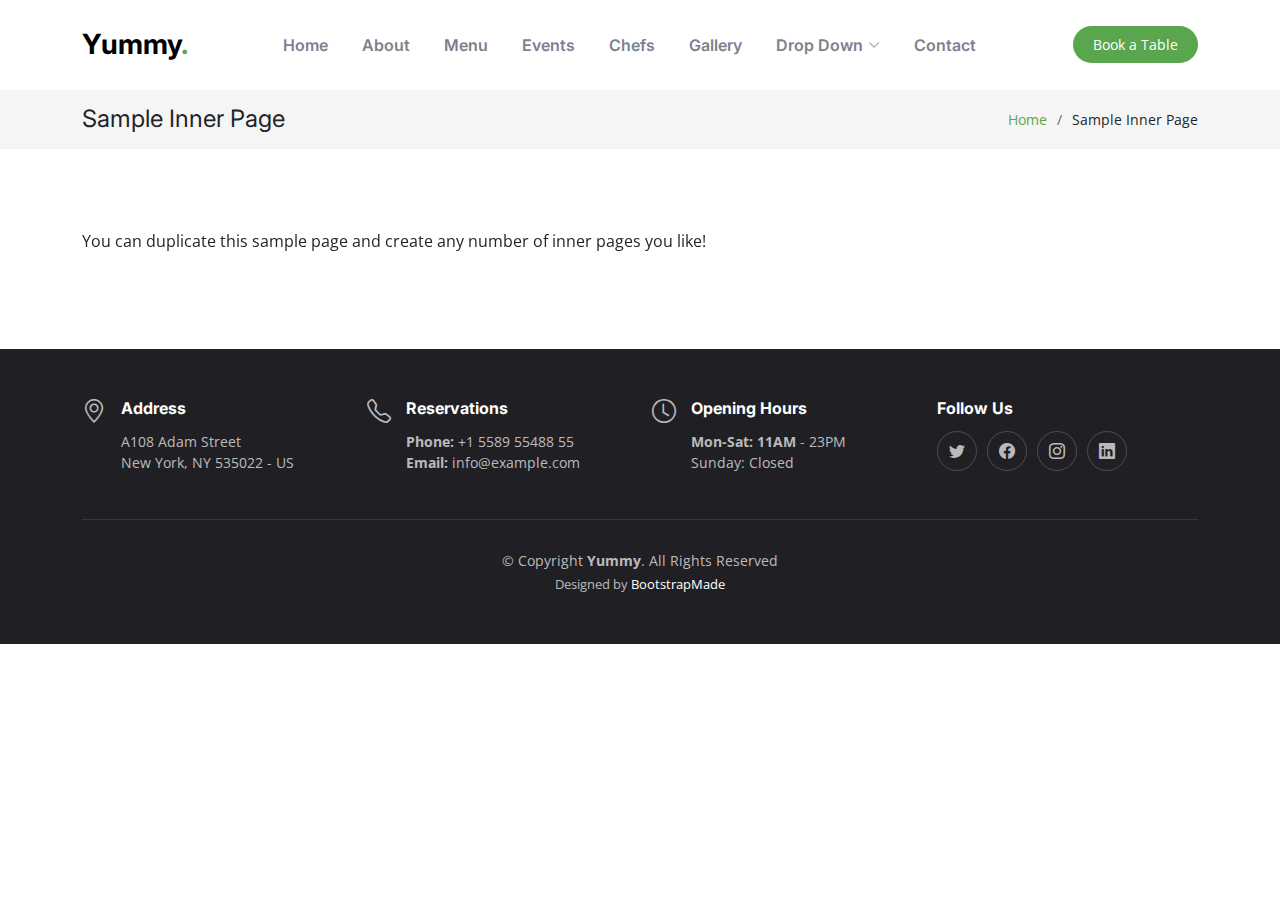
<file: sample-inner-page.html>
<!DOCTYPE html>
<html lang="en">

<head>
  <meta charset="utf-8">
  <meta content="width=device-width, initial-scale=1.0" name="viewport">

  <title>[Template] Sample Inner Page</title>
  <meta content="" name="description">
  <meta content="" name="keywords">

  <!-- Favicons -->
  <link href="assets/img/favicon.png" rel="icon">
  <link href="assets/img/apple-touch-icon.png" rel="apple-touch-icon">

  <!-- Google Fonts -->
  <link rel="preconnect" href="https://fonts.googleapis.com">
  <link rel="preconnect" href="https://fonts.gstatic.com" crossorigin>
  <link href="https://fonts.googleapis.com/css2?family=Open+Sans:ital,wght@0,300;0,400;0,500;0,600;0,700;1,300;1,400;1,600;1,700&family=Amatic+SC:ital,wght@0,300;0,400;0,500;0,600;0,700;1,300;1,400;1,500;1,600;1,700&family=Inter:ital,wght@0,300;0,400;0,500;0,600;0,700;1,300;1,400;1,500;1,600;1,700&display=swap" rel="stylesheet">

  <!-- Vendor CSS Files -->
  <link href="assets/vendor/bootstrap/css/bootstrap.min.css" rel="stylesheet">
  <link href="assets/vendor/bootstrap-icons/bootstrap-icons.css" rel="stylesheet">
  <link href="assets/vendor/aos/aos.css" rel="stylesheet">
  <link href="assets/vendor/glightbox/css/glightbox.min.css" rel="stylesheet">
  <link href="assets/vendor/swiper/swiper-bundle.min.css" rel="stylesheet">

  <!-- Template Main CSS File -->
  <link href="assets/css/main.css" rel="stylesheet">

  <!-- =======================================================
  * Template Name: Yummy - v1.1.0
  * Template URL: https://bootstrapmade.com/yummy-bootstrap-restaurant-website-template/
  * Author: BootstrapMade.com
  * License: https://bootstrapmade.com/license/
  ======================================================== -->
</head>

<body>

  <!-- ======= Header ======= -->
  <header id="header" class="header fixed-top d-flex align-items-center">
    <div class="container d-flex align-items-center justify-content-between">

      <a href="index.html" class="logo d-flex align-items-center me-auto me-lg-0">
        <!-- Uncomment the line below if you also wish to use an image logo -->
        <!-- <img src="assets/img/logo.png" alt=""> -->
        <h1>Yummy<span>.</span></h1>
      </a>

      <nav id="navbar" class="navbar">
        <ul>
          <li><a href="#hero">Home</a></li>
          <li><a href="#about">About</a></li>
          <li><a href="#menu">Menu</a></li>
          <li><a href="#events">Events</a></li>
          <li><a href="#chefs">Chefs</a></li>
          <li><a href="#gallery">Gallery</a></li>
          <li class="dropdown"><a href="#"><span>Drop Down</span> <i class="bi bi-chevron-down dropdown-indicator"></i></a>
            <ul>
              <li><a href="#">Drop Down 1</a></li>
              <li class="dropdown"><a href="#"><span>Deep Drop Down</span> <i class="bi bi-chevron-down dropdown-indicator"></i></a>
                <ul>
                  <li><a href="#">Deep Drop Down 1</a></li>
                  <li><a href="#">Deep Drop Down 2</a></li>
                  <li><a href="#">Deep Drop Down 3</a></li>
                  <li><a href="#">Deep Drop Down 4</a></li>
                  <li><a href="#">Deep Drop Down 5</a></li>
                </ul>
              </li>
              <li><a href="#">Drop Down 2</a></li>
              <li><a href="#">Drop Down 3</a></li>
              <li><a href="#">Drop Down 4</a></li>
            </ul>
          </li>
          <li><a href="#contact">Contact</a></li>
        </ul>
      </nav><!-- .navbar -->

      <a class="btn-book-a-table" href="#book-a-table">Book a Table</a>
      <i class="mobile-nav-toggle mobile-nav-show bi bi-list"></i>
      <i class="mobile-nav-toggle mobile-nav-hide d-none bi bi-x"></i>

    </div>
  </header><!-- End Header -->

  <main id="main">

    <!-- ======= Breadcrumbs ======= -->
    <div class="breadcrumbs">
      <div class="container">

        <div class="d-flex justify-content-between align-items-center">
          <h2>Sample Inner Page</h2>
          <ol>
            <li><a href="index.html">Home</a></li>
            <li>Sample Inner Page</li>
          </ol>
        </div>

      </div>
    </div><!-- End Breadcrumbs -->

    <section class="sample-page">
      <div class="container" data-aos="fade-up">

        <p>
          You can duplicate this sample page and create any number of inner pages you like!
        </p>

      </div>
    </section>

  </main><!-- End #main -->

  <!-- ======= Footer ======= -->
  <footer id="footer" class="footer">

    <div class="container">
      <div class="row gy-3">
        <div class="col-lg-3 col-md-6 d-flex">
          <i class="bi bi-geo-alt icon"></i>
          <div>
            <h4>Address</h4>
            <p>
              A108 Adam Street <br>
              New York, NY 535022 - US<br>
            </p>
          </div>

        </div>

        <div class="col-lg-3 col-md-6 footer-links d-flex">
          <i class="bi bi-telephone icon"></i>
          <div>
            <h4>Reservations</h4>
            <p>
              <strong>Phone:</strong> +1 5589 55488 55<br>
              <strong>Email:</strong> info@example.com<br>
            </p>
          </div>
        </div>

        <div class="col-lg-3 col-md-6 footer-links d-flex">
          <i class="bi bi-clock icon"></i>
          <div>
            <h4>Opening Hours</h4>
            <p>
              <strong>Mon-Sat: 11AM</strong> - 23PM<br>
              Sunday: Closed
            </p>
          </div>
        </div>

        <div class="col-lg-3 col-md-6 footer-links">
          <h4>Follow Us</h4>
          <div class="social-links d-flex">
            <a href="#" class="twitter"><i class="bi bi-twitter"></i></a>
            <a href="#" class="facebook"><i class="bi bi-facebook"></i></a>
            <a href="#" class="instagram"><i class="bi bi-instagram"></i></a>
            <a href="#" class="linkedin"><i class="bi bi-linkedin"></i></a>
          </div>
        </div>

      </div>
    </div>

    <div class="container">
      <div class="copyright">
        &copy; Copyright <strong><span>Yummy</span></strong>. All Rights Reserved
      </div>
      <div class="credits">
        <!-- All the links in the footer should remain intact. -->
        <!-- You can delete the links only if you purchased the pro version. -->
        <!-- Licensing information: https://bootstrapmade.com/license/ -->
        <!-- Purchase the pro version with working PHP/AJAX contact form: https://bootstrapmade.com/yummy-bootstrap-restaurant-website-template/ -->
        Designed by <a href="https://bootstrapmade.com/">BootstrapMade</a>
      </div>
    </div>

  </footer><!-- End Footer -->
  <!-- End Footer -->

  <a href="#" class="scroll-top d-flex align-items-center justify-content-center"><i class="bi bi-arrow-up-short"></i></a>

  <div id="preloader"></div>

  <!-- Vendor JS Files -->
  <script src="assets/vendor/bootstrap/js/bootstrap.bundle.min.js"></script>
  <script src="assets/vendor/aos/aos.js"></script>
  <script src="assets/vendor/glightbox/js/glightbox.min.js"></script>
  <script src="assets/vendor/purecounter/purecounter_vanilla.js"></script>
  <script src="assets/vendor/swiper/swiper-bundle.min.js"></script>
  <script src="assets/vendor/php-email-form/validate.js"></script>

  <!-- Template Main JS File -->
  <script src="assets/js/main.js"></script>

</body>

</html>
</file>
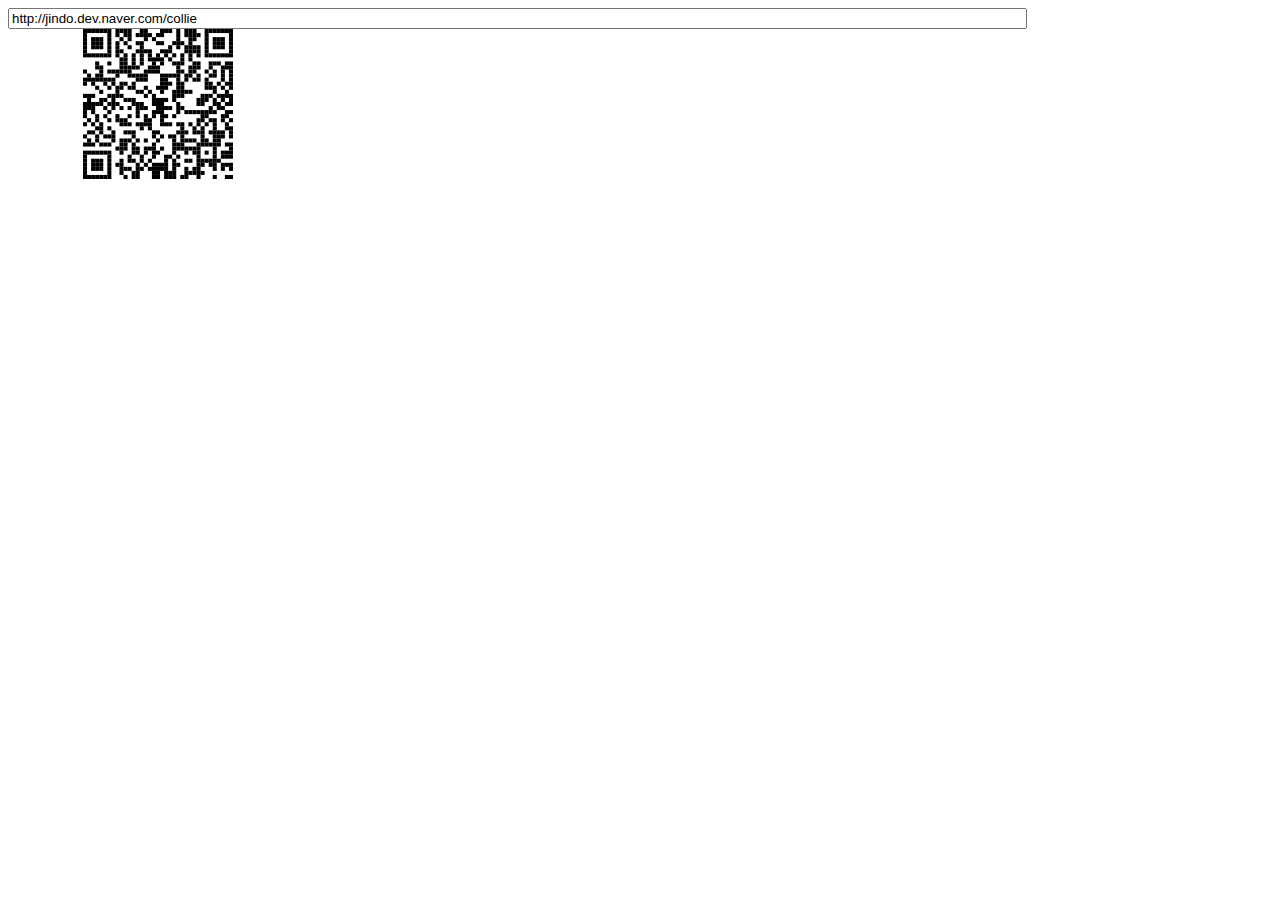
<file: assets/js/qrcodejs/index-svg.html>
<!DOCTYPE html PUBLIC "-//W3C//DTD XHTML 1.0 Transitional//EN" "http://www.w3.org/TR/xhtml1/DTD/xhtml1-transitional.dtd">
<html xmlns="http://www.w3.org/1999/xhtml" xml:lang="ko" lang="ko">
  <head>
    <title>Cross-Browser QRCode generator for Javascript</title>
    <meta http-equiv="Content-Type" content="text/html; charset=UTF-8" />
    <meta name="viewport" content="width=device-width,initial-scale=1,user-scalable=no" />
    <script type="text/javascript" src="jquery.min.js"></script>
    <script type="text/javascript" src="qrcode.js"></script>
  </head>
  <body>
  <input id="text" type="text" value="http://jindo.dev.naver.com/collie" style="width:80%" />
  <svg xmlns="http://www.w3.org/2000/svg" xmlns:xlink="http://www.w3.org/1999/xlink">
    <g id="qrcode"/>
  </svg>
  <script type="text/javascript">
  var qrcode = new QRCode(document.getElementById("qrcode"), {
      width : 100,
      height : 100,
      useSVG: true
  });

  function makeCode () {		
      var elText = document.getElementById("text");

      if (!elText.value) {
          alert("Input a text");
          elText.focus();
          return;
      }

      qrcode.makeCode(elText.value);
  }

  makeCode();

  $("#text").
      on("blur", function () {
          makeCode();
      }).
      on("keydown", function (e) {
          if (e.keyCode == 13) {
              makeCode();
          }
      });
    </script>
  </body>
</html>
</file>
<file: assets/css/main.css>
/**
* Template Name: Yummy - v1.1.0
* Template URL: https://bootstrapmade.com/yummy-bootstrap-restaurant-website-template/
* Author: BootstrapMade.com
* License: https://bootstrapmade.com/license/
*/

/*--------------------------------------------------------------
# Set main reusable colors and fonts using CSS variables
# Learn more about CSS variables at https://developer.mozilla.org/en-US/docs/Web/CSS/Using_CSS_custom_properties
--------------------------------------------------------------*/
/* Fonts */
:root {
  --font-default: "Open Sans", system-ui, -apple-system, "Segoe UI", Roboto, "Helvetica Neue", Arial, "Noto Sans", "Liberation Sans", sans-serif, "Apple Color Emoji", "Segoe UI Emoji", "Segoe UI Symbol", "Noto Color Emoji";
  --font-primary: "Amatic SC", sans-serif;
  --font-secondary: "Inter", sans-serif;
}

/* Colors */
:root {
  --color-default: #212529;
  --color-primary: #5AA64E;
  --color-secondary: #37373f;
  --color-hover: #4e9044;
}

/* Smooth scroll behavior */
:root {
  scroll-behavior: smooth;
}

/*--------------------------------------------------------------
# General
--------------------------------------------------------------*/
body {
  font-family: var(--font-default);
  color: var(--color-default);
}

a {
  color: var(--color-primary);
  text-decoration: none;
}

a:hover {
  color: var(--color-hover);
  text-decoration: none;
}

h1,
h2,
h3,
h4,
h5,
h6 {
  font-family: var(--font-secondary);
}

/*--------------------------------------------------------------
# Sections & Section Header
--------------------------------------------------------------*/
section {
  overflow: hidden;
  padding: 80px 0;
}

.section-bg {
  background-color: #eee;
}

.section-header {
  text-align: center;
  padding-bottom: 30px;
}

.section-header h2 {
  font-size: 13px;
  letter-spacing: 1px;
  font-weight: 400;
  margin: 0;
  padding: 0;
  color: #7f7f90;
  text-transform: uppercase;
  font-family: var(--font-default);
}

.section-header p {
  margin: 0;
  font-size: 48px;
  font-weight: 400;
  font-family: var(--font-primary);
}

.section-header p span {
  color: var(--color-primary);
}

/*--------------------------------------------------------------
# Breadcrumbs
--------------------------------------------------------------*/
.breadcrumbs {
  padding: 15px 0;
  background: rgba(55, 55, 63, 0.05);
  margin-top: 90px;
}

@media (max-width: 575px) {
  .breadcrumbs {
    margin-top: 70px;
  }
}

.breadcrumbs h2 {
  font-size: 24px;
  font-weight: 400;
  margin: 0;
}

.breadcrumbs ol {
  display: flex;
  flex-wrap: wrap;
  list-style: none;
  padding: 0;
  margin: 0;
  font-size: 14px;
}

.breadcrumbs ol li+li {
  padding-left: 10px;
}

.breadcrumbs ol li+li::before {
  display: inline-block;
  padding-right: 10px;
  color: #676775;
  content: "/";
}

@media (max-width: 992px) {
  .breadcrumbs .d-flex {
    display: block !important;
  }

  .breadcrumbs h2 {
    margin-bottom: 10px;
  }

  .breadcrumbs ol {
    display: block;
  }

  .breadcrumbs ol li {
    display: inline-block;
  }
}

/*--------------------------------------------------------------
# Scroll top button
--------------------------------------------------------------*/
.scroll-top {
  position: fixed;
  visibility: hidden;
  opacity: 0;
  right: 15px;
  bottom: 15px;
  z-index: 99999;
  background: var(--color-primary);
  width: 44px;
  height: 44px;
  border-radius: 50px;
  transition: all 0.4s;
}

.scroll-top i {
  font-size: 24px;
  color: #fff;
  line-height: 0;
}

.scroll-top:hover {
  background: var(--color-hover);
  color: #fff;
}

.scroll-top.active {
  visibility: visible;
  opacity: 1;
}

/*--------------------------------------------------------------
# Preloader
--------------------------------------------------------------*/
#preloader {
  position: fixed;
  inset: 0;
  z-index: 9999;
  overflow: hidden;
  background: #fff;
  transition: all 0.6s ease-out;
  width: 100%;
  height: 100vh;
}

#preloader:before,
#preloader:after {
  content: "";
  position: absolute;
  border: 4px solid var(--color-primary);
  border-radius: 50%;
  -webkit-animation: animate-preloader 2s cubic-bezier(0, 0.2, 0.8, 1) infinite;
  animation: animate-preloader 2s cubic-bezier(0, 0.2, 0.8, 1) infinite;
}

#preloader:after {
  -webkit-animation-delay: -0.5s;
  animation-delay: -0.5s;
}

@-webkit-keyframes animate-preloader {
  0% {
    width: 10px;
    height: 10px;
    top: calc(50% - 5px);
    left: calc(50% - 5px);
    opacity: 1;
  }

  100% {
    width: 72px;
    height: 72px;
    top: calc(50% - 36px);
    left: calc(50% - 36px);
    opacity: 0;
  }
}

@keyframes animate-preloader {
  0% {
    width: 10px;
    height: 10px;
    top: calc(50% - 5px);
    left: calc(50% - 5px);
    opacity: 1;
  }

  100% {
    width: 72px;
    height: 72px;
    top: calc(50% - 36px);
    left: calc(50% - 36px);
    opacity: 0;
  }
}

/*--------------------------------------------------------------
# Disable aos animation delay on mobile devices
--------------------------------------------------------------*/
@media screen and (max-width: 768px) {
  [data-aos-delay] {
    transition-delay: 0 !important;
  }
}

/*--------------------------------------------------------------
# Header
--------------------------------------------------------------*/
.header {
  background: #fff;
  transition: all 0.5s;
  z-index: 997;
  height: 90px;
  border-bottom: 1px solid #fff;
}

@media (max-width: 575px) {
  .header {
    height: 70px;
  }
}

.header.sticked {
  border-color: #fff;
  border-color: #eee;
}

.header .logo img {
  max-height: 40px;
  margin-right: 6px;
}

.header .logo h1 {
  font-size: 28px;
  font-weight: 700;
  color: #000;
  margin: 0;
  font-family: var(--font-secondary);
}

.header .logo h1 span {
  color: var(--color-primary);
}

.header .btn-book-a-table,
.header .btn-book-a-table:focus {
  font-size: 14px;
  color: #fff;
  background: var(--color-primary);
  padding: 8px 20px;
  margin-left: 30px;
  border-radius: 50px;
  transition: 0.3s;
}

.header .btn-book-a-table:hover,
.header .btn-book-a-table:focus:hover {
  color: #fff;
  background: var(--color-hover);
}

section {
  scroll-margin-top: 90px;
}

/*--------------------------------------------------------------
# Desktop Navigation
--------------------------------------------------------------*/
@media (min-width: 1280px) {
  .navbar {
    padding: 0;
  }

  .navbar ul {
    margin: 0;
    padding: 0;
    display: flex;
    list-style: none;
    align-items: center;
  }

  .navbar li {
    position: relative;
  }

  .navbar>ul>li {
    white-space: nowrap;
    padding: 10px 0 10px 28px;
  }

  .navbar a,
  .navbar a:focus {
    display: flex;
    align-items: center;
    justify-content: space-between;
    padding: 0 3px;
    font-family: var(--font-secondary);
    font-size: 16px;
    font-weight: 600;
    color: #7f7f90;
    white-space: nowrap;
    transition: 0.3s;
    position: relative;
  }

  .navbar a i,
  .navbar a:focus i {
    font-size: 12px;
    line-height: 0;
    margin-left: 5px;
  }

  .navbar>ul>li>a:before {
    content: "";
    position: absolute;
    width: 100%;
    height: 2px;
    bottom: -6px;
    left: 0;
    background-color: var(--color-primary);
    visibility: hidden;
    width: 0px;
    transition: all 0.3s ease-in-out 0s;
  }

  .navbar a:hover:before,
  .navbar li:hover>a:before,
  .navbar .active:before {
    visibility: visible;
    width: 100%;
  }

  .navbar a:hover,
  .navbar .active,
  .navbar .active:focus,
  .navbar li:hover>a {
    color: #000;
  }

  .navbar .dropdown ul {
    display: block;
    position: absolute;
    left: 28px;
    top: calc(100% + 30px);
    margin: 0;
    padding: 10px 0;
    z-index: 99;
    opacity: 0;
    visibility: hidden;
    background: #fff;
    box-shadow: 0px 0px 30px rgba(127, 137, 161, 0.25);
    transition: 0.3s;
    border-radius: 4px;
  }

  .navbar .dropdown ul li {
    min-width: 200px;
  }

  .navbar .dropdown ul a {
    padding: 10px 20px;
    font-size: 15px;
    text-transform: none;
    font-weight: 600;
  }

  .navbar .dropdown ul a i {
    font-size: 12px;
  }

  .navbar .dropdown ul a:hover,
  .navbar .dropdown ul .active:hover,
  .navbar .dropdown ul li:hover>a {
    color: var(--color-primary);
  }

  .navbar .dropdown:hover>ul {
    opacity: 1;
    top: 100%;
    visibility: visible;
  }

  .navbar .dropdown .dropdown ul {
    top: 0;
    left: calc(100% - 30px);
    visibility: hidden;
  }

  .navbar .dropdown .dropdown:hover>ul {
    opacity: 1;
    top: 0;
    left: 100%;
    visibility: visible;
  }
}

@media (min-width: 1280px) and (max-width: 1366px) {
  .navbar .dropdown .dropdown ul {
    left: -90%;
  }

  .navbar .dropdown .dropdown:hover>ul {
    left: -100%;
  }
}

@media (min-width: 1280px) {

  .mobile-nav-show,
  .mobile-nav-hide {
    display: none;
  }
}

/*--------------------------------------------------------------
# Mobile Navigation
--------------------------------------------------------------*/
@media (max-width: 1279px) {
  .navbar {
    position: fixed;
    top: 0;
    right: -100%;
    width: 100%;
    max-width: 400px;
    border-left: 1px solid #666;
    bottom: 0;
    transition: 0.3s;
    z-index: 9997;
  }

  .navbar ul {
    position: absolute;
    inset: 0;
    padding: 50px 0 10px 0;
    margin: 0;
    background: rgba(255, 255, 255, 0.9);
    overflow-y: auto;
    transition: 0.3s;
    z-index: 9998;
  }

  .navbar a,
  .navbar a:focus {
    display: flex;
    align-items: center;
    justify-content: space-between;
    padding: 10px 20px;
    font-family: var(--font-secondary);
    border-bottom: 2px solid rgba(255, 255, 255, 0.8);
    font-size: 16px;
    font-weight: 600;
    color: #7f7f90;
    white-space: nowrap;
    transition: 0.3s;
  }

  .navbar a i,
  .navbar a:focus i {
    font-size: 12px;
    line-height: 0;
    margin-left: 5px;
  }

  .navbar a:hover,
  .navbar li:hover>a {
    color: #000;
  }

  .navbar .active,
  .navbar .active:focus {
    color: #000;
    border-color: var(--color-primary);
  }

  .navbar .dropdown ul,
  .navbar .dropdown .dropdown ul {
    position: static;
    display: none;
    padding: 10px 0;
    margin: 10px 20px;
    transition: all 0.5s ease-in-out;
    border: 1px solid #eee;
  }

  .navbar .dropdown>.dropdown-active,
  .navbar .dropdown .dropdown>.dropdown-active {
    display: block;
  }

  .mobile-nav-show {
    color: var(--color-secondary);
    font-size: 28px;
    cursor: pointer;
    line-height: 0;
    transition: 0.5s;
    z-index: 9999;
    margin: 0 10px 0 20px;
  }

  .mobile-nav-hide {
    color: var(--color-secondary);
    font-size: 32px;
    cursor: pointer;
    line-height: 0;
    transition: 0.5s;
    position: fixed;
    right: 20px;
    top: 20px;
    z-index: 9999;
  }

  .mobile-nav-active {
    overflow: hidden;
  }

  .mobile-nav-active .navbar {
    right: 0;
  }

  .mobile-nav-active .navbar:before {
    content: "";
    position: fixed;
    inset: 0;
    background: rgba(255, 255, 255, 0.8);
    z-index: 9996;
  }
}

/*--------------------------------------------------------------
# About Section
--------------------------------------------------------------*/
.about .about-img {
  min-height: 500px;
}

.about h3 {
  font-weight: 700;
  font-size: 36px;
  margin-bottom: 30px;
  font-family: var(--font-secondary);
}

.about .call-us {
  left: 10%;
  right: 10%;
  bottom: 10%;
  background-color: #fff;
  box-shadow: 0px 2px 25px rgba(0, 0, 0, 0.08);
  padding: 20px;
  text-align: center;
}

.about .call-us h4 {
  font-size: 24px;
  font-weight: 700;
  margin-bottom: 5px;
  font-family: var(--font-default);
}

.about .call-us p {
  font-size: 28px;
  font-weight: 700;
  color: var(--color-primary);
}

.about .content ul {
  list-style: none;
  padding: 0;
}

.about .content ul li {
  padding: 0 0 8px 26px;
  position: relative;
}

.about .content ul i {
  position: absolute;
  font-size: 20px;
  left: 0;
  top: -3px;
  color: var(--color-primary);
}

.about .content p:last-child {
  margin-bottom: 0;
}

.about .play-btn {
  width: 94px;
  height: 94px;
  background: radial-gradient(var(--color-primary) 50%, rgba(78, 144, 68, 0.4) 52%);
  border-radius: 50%;
  display: block;
  position: absolute;
  left: calc(50% - 47px);
  top: calc(50% - 47px);
  overflow: hidden;
}

.about .play-btn:before {
  content: "";
  position: absolute;
  width: 120px;
  height: 120px;
  -webkit-animation-delay: 0s;
  animation-delay: 0s;
  -webkit-animation: pulsate-btn 2s;
  animation: pulsate-btn 2s;
  -webkit-animation-direction: forwards;
  animation-direction: forwards;
  -webkit-animation-iteration-count: infinite;
  animation-iteration-count: infinite;
  -webkit-animation-timing-function: steps;
  animation-timing-function: steps;
  opacity: 1;
  border-radius: 50%;
  border: 5px solid var(--color-hover);
  top: -15%;
  left: -15%;
  background: rgba(198, 16, 0, 0);
}

.about .play-btn:after {
  content: "";
  position: absolute;
  left: 50%;
  top: 50%;
  transform: translateX(-40%) translateY(-50%);
  width: 0;
  height: 0;
  border-top: 10px solid transparent;
  border-bottom: 10px solid transparent;
  border-left: 15px solid #fff;
  z-index: 100;
  transition: all 400ms cubic-bezier(0.55, 0.055, 0.675, 0.19);
}

.about .play-btn:hover:before {
  content: "";
  position: absolute;
  left: 50%;
  top: 50%;
  transform: translateX(-40%) translateY(-50%);
  width: 0;
  height: 0;
  border: none;
  border-top: 10px solid transparent;
  border-bottom: 10px solid transparent;
  border-left: 15px solid #fff;
  z-index: 200;
  -webkit-animation: none;
  animation: none;
  border-radius: 0;
}

.about .play-btn:hover:after {
  border-left: 15px solid var(--color-primary);
  transform: scale(20);
}

@-webkit-keyframes pulsate-btn {
  0% {
    transform: scale(0.6, 0.6);
    opacity: 1;
  }

  100% {
    transform: scale(1, 1);
    opacity: 0;
  }
}

@keyframes pulsate-btn {
  0% {
    transform: scale(0.6, 0.6);
    opacity: 1;
  }

  100% {
    transform: scale(1, 1);
    opacity: 0;
  }
}

/*--------------------------------------------------------------
# Why Us Section
--------------------------------------------------------------*/
.why-us .why-box {
  padding: 30px;
  background: var(--color-primary);
  color: #fff;
}

.why-us .why-box h3 {
  font-weight: 700;
  font-size: 34px;
  margin-bottom: 30px;
}

.why-us .why-box p {
  margin-bottom: 30px;
}

.why-us .why-box .more-btn {
  display: inline-block;
  background: rgba(255, 255, 255, 0.3);
  padding: 6px 30px 8px 30px;
  color: #fff;
  border-radius: 50px;
  transition: all ease-in-out 0.4s;
}

.why-us .why-box .more-btn i {
  font-size: 14px;
}

.why-us .why-box .more-btn:hover {
  color: var(--color-primary);
  background: #fff;
}

.why-us .icon-box {
  text-align: center;
  background: #fff;
  padding: 40px 30px;
  width: 100%;
  height: 100%;
  border: 1px solid rgba(55, 55, 63, 0.1);
  transition: 0.3s;
}

.why-us .icon-box i {
  color: var(--color-primary);
  margin-bottom: 30px;
  font-size: 32px;
  margin-bottom: 30px;
  background: rgba(206, 18, 18, 0.1);
  border-radius: 50px;
  display: flex;
  align-items: center;
  justify-content: center;
  width: 64px;
  height: 64px;
}

.why-us .icon-box h4 {
  font-size: 20px;
  font-weight: 400;
  margin: 0 0 30px 0;
  font-family: var(--font-secondary);
}

.why-us .icon-box p {
  font-size: 15px;
  color: #6c757d;
}

@media (min-width: 1200px) {
  .why-us .icon-box:hover {
    transform: scale(1.1);
  }
}

/*--------------------------------------------------------------
# Stats Counter Section
--------------------------------------------------------------*/
.stats-counter {
  background: linear-gradient(rgba(0, 0, 0, 0.5), rgba(0, 0, 0, 0.5)), url("../img/perropopo.jpg") center center;
  background-size: cover;
  padding: 100px 0;
}

@media (min-width: 1365px) {
  .stats-counter {
    background-attachment: fixed;
  }
}

.stats-counter .stats-item {
  padding: 30px;
  width: 100%;
}

.stats-counter .stats-item span {
  font-size: 48px;
  display: block;
  color: #fff;
  font-weight: 700;
}

.stats-counter .stats-item p {
  padding: 0;
  margin: 0;
  font-family: var(--font-secondary);
  font-size: 16px;
  font-weight: 700;
  color: rgba(255, 255, 255, 0.6);
}

/*--------------------------------------------------------------
# Menu Section
--------------------------------------------------------------*/
.menu .nav-tabs {
  border: 0;
}

.menu .nav-link {
  margin: 0 10px;
  padding: 10px 5px;
  transition: 0.3s;
  color: var(--color-secondary);
  border-radius: 0;
  cursor: pointer;
  height: 100%;
  border: 0;
  border-bottom: 2px solid #b6b6bf;
}

@media (max-width: 575px) {
  .menu .nav-link {
    margin: 0 10px;
    padding: 10px 0;
  }
}

.menu .nav-link i {
  padding-right: 15px;
  font-size: 48px;
}

.menu .nav-link h4 {
  font-size: 18px;
  font-weight: 400;
  margin: 0;
  font-family: var(--font-secondary);
}

@media (max-width: 575px) {
  .menu .nav-link h4 {
    font-size: 16px;
  }
}

.menu .nav-link:hover {
  color: var(--color-primary);
}

.menu .nav-link.active {
  color: var(--color-primary);
  border-color: var(--color-primary);
}

.menu .tab-content .tab-header {
  padding: 30px 0;
}

.menu .tab-content .tab-header p {
  font-size: 14px;
  text-transform: uppercase;
  color: #676775;
  margin-bottom: 0;
}

.menu .tab-content .tab-header h3 {
  font-size: 36px;
  font-weight: 600;
  color: var(--color-primary);
}

.menu .tab-content .menu-item {
  -moz-text-align-last: center;
  text-align-last: center;
}

.menu .tab-content .menu-item .menu-img {
  padding: 0 60px;
  margin-bottom: 15px;
}

.menu .tab-content .menu-item h4 {
  font-size: 22px;
  font-weight: 500;
  color: var(--color-secondary);
  font-family: var(--font-secondary);
  font-weight: 30px;
  margin-bottom: 5px;
}

.menu .tab-content .menu-item .ingredients {
  font-family: var(--font-secondary);
  color: #8d8d9b;
  margin-bottom: 5px;
}

.menu .tab-content .menu-item .price {
  font-size: 24px;
  font-weight: 700;
  color: var(--color-primary);
}

/*--------------------------------------------------------------
# Testimonials Section
--------------------------------------------------------------*/
.testimonials .section-header {
  margin-bottom: 40px;
}

.testimonials .testimonials-carousel,
.testimonials .testimonials-slider {
  overflow: hidden;
}

.testimonials .testimonial-item .testimonial-content {
  border-left: 3px solid var(--color-primary);
  padding-left: 30px;
}

.testimonials .testimonial-item .testimonial-img {
  border-radius: 50%;
  border: 4px solid #fff;
  margin: 0 auto;
}

.testimonials .testimonial-item h3 {
  font-size: 20px;
  font-weight: bold;
  margin: 10px 0 5px 0;
  color: var(--color-default);
  font-family: var(--font-secondary);
}

.testimonials .testimonial-item h4 {
  font-size: 14px;
  color: #6c757d;
  margin: 0 0 10px 0;
  font-family: var(--font-secondary);
}

.testimonials .testimonial-item .stars i {
  color: #ffc107;
  margin: 0 1px;
}

.testimonials .testimonial-item .quote-icon-left,
.testimonials .testimonial-item .quote-icon-right {
  color: #f05656;
  font-size: 26px;
  line-height: 0;
}

.testimonials .testimonial-item .quote-icon-left {
  display: inline-block;
  left: -5px;
  position: relative;
}

.testimonials .testimonial-item .quote-icon-right {
  display: inline-block;
  right: -5px;
  position: relative;
  top: 10px;
  transform: scale(-1, -1);
}

.testimonials .testimonial-item p {
  font-style: italic;
}

.testimonials .swiper-pagination {
  margin-top: 40px;
  position: relative;
}

.testimonials .swiper-pagination .swiper-pagination-bullet {
  width: 12px;
  height: 12px;
  background-color: #d1d1d7;
  opacity: 1;
}

.testimonials .swiper-pagination .swiper-pagination-bullet-active {
  background-color: var(--color-primary);
}

/*--------------------------------------------------------------
# Events Section
--------------------------------------------------------------*/
.events .container-fluid {
  padding: 0;
}

.events .event-item {
  background-size: cover;
  background-position: cente;
  min-height: 600px;
  padding: 30px;
}

@media (max-width: 575px) {
  .events .event-item {
    min-height: 500px;
  }
}

.events .event-item:before {
  content: "";
  background: rgba(0, 0, 0, 0.6);
  position: absolute;
  inset: 0;
}

.events .event-item h3 {
  font-size: 24px;
  font-weight: 700;
  margin-bottom: 5px;
  color: #fff;
  position: relative;
}

.events .event-item .price {
  color: #fff;
  border-bottom: 2px solid var(--color-primary);
  font-size: 32px;
  font-weight: 700;
  margin-bottom: 15px;
  position: relative;
}

.events .event-item .description {
  margin-bottom: 0;
  color: rgba(255, 255, 255, 0.9);
  position: relative;
}

@media (min-width: 1200px) {
  .events .swiper-slide-active+.swiper-slide {
    border-left: 1px solid rgba(255, 255, 255, 0.5);
    border-right: 1px solid rgba(255, 255, 255, 0.5);
    z-index: 1;
  }
}

.events .swiper-pagination {
  margin-top: 20px;
  position: relative;
}

.events .swiper-pagination .swiper-pagination-bullet {
  width: 10px;
  height: 10px;
  background-color: #d1d1d7;
  opacity: 1;
}

.events .swiper-pagination .swiper-pagination-bullet-active {
  background-color: var(--color-primary);
}

/*--------------------------------------------------------------
# Chefs Section
--------------------------------------------------------------*/
.chefs .chef-member {
  overflow: hidden;
  text-align: center;
  border-radius: 5px;
  background: #fff;
  box-shadow: 0px 0 30px rgba(55, 55, 63, 0.08);
  transition: 0.3s;
}

.chefs .chef-member .member-img {
  position: relative;
  overflow: hidden;
}

.chefs .chef-member .member-img:after {
  position: absolute;
  content: "";
  left: 0;
  bottom: 0;
  height: 100%;
  width: 100%;
  background: url(../img/team-shape.svg) no-repeat center bottom;
  background-size: contain;
  z-index: 1;
}

.chefs .chef-member .social {
  position: absolute;
  right: -100%;
  top: 30px;
  opacity: 0;
  border-radius: 4px;
  transition: 0.5s;
  background: rgba(255, 255, 255, 0.3);
  z-index: 2;
}

.chefs .chef-member .social a {
  transition: color 0.3s;
  color: rgba(55, 55, 63, 0.4);
  margin: 15px 12px;
  display: block;
  line-height: 0;
  text-align: center;
}

.chefs .chef-member .social a:hover {
  color: rgba(55, 55, 63, 0.9);
}

.chefs .chef-member .social i {
  font-size: 18px;
}

.chefs .chef-member .member-info {
  padding: 10px 15px 20px 15px;
}

.chefs .chef-member .member-info h4 {
  font-weight: 700;
  margin-bottom: 5px;
  font-size: 20px;
  color: var(--color-secondary);
}

.chefs .chef-member .member-info span {
  display: block;
  font-size: 14px;
  font-weight: 400;
  color: rgba(33, 37, 41, 0.4);
}

.chefs .chef-member .member-info p {
  font-style: italic;
  font-size: 14px;
  padding-top: 15px;
  line-height: 26px;
  color: rgba(33, 37, 41, 0.7);
}

.chefs .chef-member:hover {
  transform: scale(1.08);
  box-shadow: 0px 0 30px rgba(55, 55, 63, 0.15);
}

.chefs .chef-member:hover .social {
  right: 8px;
  opacity: 1;
}

/*--------------------------------------------------------------
# Book A Table Section
--------------------------------------------------------------*/
.book-a-table .reservation-img {
  min-height: 500px;
  background-size: cover;
  background-position: center;
}

.book-a-table .reservation-form-bg {
  background: rgba(55, 55, 63, 0.04);
}

.book-a-table .php-email-form {
  padding: 40px;
}

@media (max-width: 575px) {
  .book-a-table .php-email-form {
    padding: 20px;
  }
}

.book-a-table .php-email-form h3 {
  font-size: 14px;
  font-weight: 700;
  text-transform: uppercase;
  letter-spacing: 1px;
}

.book-a-table .php-email-form h4 {
  font-size: 14px;
  font-weight: 700;
  text-transform: uppercase;
  letter-spacing: 1px;
  margin: 20px 0 0 0;
}

.book-a-table .php-email-form p {
  font-size: 14px;
  margin-bottom: 20px;
}

.book-a-table .php-email-form .error-message {
  display: none;
  color: #fff;
  background: #df1529;
  text-align: left;
  padding: 15px;
  margin-bottom: 24px;
  font-weight: 600;
}

.book-a-table .php-email-form .sent-message {
  display: none;
  color: #fff;
  background: #059652;
  text-align: center;
  padding: 15px;
  margin-bottom: 24px;
  font-weight: 600;
}

.book-a-table .php-email-form .loading {
  display: none;
  background: #fff;
  text-align: center;
  padding: 15px;
  margin-bottom: 24px;
}

.book-a-table .php-email-form .loading:before {
  content: "";
  display: inline-block;
  border-radius: 50%;
  width: 24px;
  height: 24px;
  margin: 0 10px -6px 0;
  border: 3px solid #059652;
  border-top-color: #fff;
  -webkit-animation: animate-loading 1s linear infinite;
  animation: animate-loading 1s linear infinite;
}

.book-a-table .php-email-form input,
.book-a-table .php-email-form textarea {
  border-radius: 0;
  box-shadow: none;
  font-size: 14px;
  border-radius: 0;
}

.book-a-table .php-email-form input:focus,
.book-a-table .php-email-form textarea:focus {
  border-color: var(--color-primary);
}

.book-a-table .php-email-form input {
  padding: 12px 15px;
}

.book-a-table .php-email-form textarea {
  padding: 12px 15px;
}

.form-button {
  background: var(--color-primary);
  border: 0;
  padding: 14px 60px;
  color: #fff;
  transition: 0.4s;
  border-radius: 50px;
}

.form-button:hover {
  background: var(--color-hover);
}

.book-a-table .php-email-form  button[type=submit],.book-a-table .forms-sample  button[type=submit] {
  background: var(--color-primary);
  border: 0;
  padding: 14px 60px;
  color: #fff;
  transition: 0.4s;
  border-radius: 50px;
}

.book-a-table .php-email-form button[type=submit]:hover,.book-a-table .forms-sample button[type=submit]:hover {
  background: var(--color-hover);
}

@-webkit-keyframes animate-loading {
  0% {
    transform: rotate(0deg);
  }

  100% {
    transform: rotate(360deg);
  }
}

@keyframes animate-loading {
  0% {
    transform: rotate(0deg);
  }

  100% {
    transform: rotate(360deg);
  }
}

/*--------------------------------------------------------------
# Gallery Section
--------------------------------------------------------------*/
.gallery {
  overflow: hidden;
}

.gallery .swiper-pagination {
  margin-top: 20px;
  position: relative;
}

.gallery .swiper-pagination .swiper-pagination-bullet {
  width: 12px;
  height: 12px;
  background-color: #d1d1d7;
  opacity: 1;
}

.gallery .swiper-pagination .swiper-pagination-bullet-active {
  background-color: var(--color-primary);
}

.gallery .swiper-slide-active {
  text-align: center;
}

@media (min-width: 992px) {
  .gallery .swiper-wrapper {
    padding: 40px 0;
  }

  .gallery .swiper-slide-active {
    border: 6px solid var(--color-primary);
    padding: 4px;
    background: #fff;
    z-index: 1;
    transform: scale(1.2);
  }
}

/*--------------------------------------------------------------
# Contact Section
--------------------------------------------------------------*/
.contact .info-item {
  background: #f4f4f4;
  padding: 30px;
  height: 100%;
}

.contact .info-item .icon {
  display: flex;
  align-items: center;
  justify-content: center;
  width: 56px;
  height: 56px;
  font-size: 24px;
  line-height: 0;
  color: #fff;
  background: var(--color-primary);
  border-radius: 50%;
  margin-right: 15px;
}

.contact .info-item h3 {
  font-size: 20px;
  color: #6c757d;
  font-weight: 700;
  margin: 0 0 5px 0;
}

.contact .info-item p {
  padding: 0;
  margin: 0;
  line-height: 24px;
  font-size: 14px;
}

.contact .info-item .social-links a {
  font-size: 24px;
  display: inline-block;
  color: rgba(55, 55, 63, 0.7);
  line-height: 1;
  margin: 4px 6px 0 0;
  transition: 0.3s;
}

.contact .info-item .social-links a:hover {
  color: var(--color-primary);
}

.contact .php-email-form {
  width: 100%;
  margin-top: 30px;
  background: #fff;
  box-shadow: 0 0 30px rgba(0, 0, 0, 0.08);
}

.contact .php-email-form .form-group {
  padding-bottom: 20px;
}

.contact .php-email-form .error-message {
  display: none;
  color: #fff;
  background: #df1529;
  text-align: left;
  padding: 15px;
  font-weight: 600;
}

.contact .php-email-form .error-message br+br {
  margin-top: 25px;
}

.contact .php-email-form .sent-message {
  display: none;
  color: #fff;
  background: #059652;
  text-align: center;
  padding: 15px;
  font-weight: 600;
}

.contact .php-email-form .loading {
  display: none;
  background: #fff;
  text-align: center;
  padding: 15px;
}

.contact .php-email-form .loading:before {
  content: "";
  display: inline-block;
  border-radius: 50%;
  width: 24px;
  height: 24px;
  margin: 0 10px -6px 0;
  border: 3px solid #059652;
  border-top-color: #fff;
  -webkit-animation: animate-loading 1s linear infinite;
  animation: animate-loading 1s linear infinite;
}

.contact .php-email-form input,
.contact .php-email-form textarea {
  border-radius: 0;
  box-shadow: none;
  font-size: 14px;
}

.contact .php-email-form input:focus,
.contact .php-email-form textarea:focus {
  border-color: var(--color-primary);
}

.contact .php-email-form input {
  height: 48px;
}

.contact .php-email-form textarea {
  padding: 10px 12px;
}

.contact .php-email-form button[type=button] {
  background: var(--color-primary);
  border: 0;
  padding: 12px 40px;
  color: #fff;
  transition: 0.4s;
  border-radius: 50px;
}

.contact .php-email-form button[type=button]:hover {
  background: var(--color-hover);
}

.contact .php-email-form button[type=submit] {
  background: var(--color-primary);
  border: 0;
  padding: 12px 40px;
  color: #fff;
  transition: 0.4s;
  border-radius: 50px;
}

.contact .php-email-form button[type=submit]:hover {
  background: var(--color-hover);
}

@keyframes animate-loading {
  0% {
    transform: rotate(0deg);
  }

  100% {
    transform: rotate(360deg);
  }
}

/*--------------------------------------------------------------
# Hero Section
--------------------------------------------------------------*/
.hero {
  width: 100%;
  background-size: cover;
  position: relative;
  min-height: 60vh;
  padding: 160px 0 60px 0;
}

.hero h2 {
  font-size: 64px;
  font-weight: 700;
  margin-bottom: 20px;
  color: var(--color-secondary);
  font-family: var(--font-primary);
}

.hero h2 span {
  color: var(--color-primary);
}

.hero p {
  color: #4f4f5a;
  font-weight: 400;
  margin-bottom: 30px;
}

.hero .btn-book-a-table {
  font-weight: 500;
  font-size: 14px;
  letter-spacing: 1px;
  display: inline-block;
  padding: 12px 36px;
  border-radius: 50px;
  transition: 0.5s;
  color: #fff;
  background: var(--color-primary);
  box-shadow: 0 8px 28px rgba(206, 18, 18, 0.2);
}

.hero .btn-book-a-table:hover {
  background: var(--color-hover);
  box-shadow: 0 8px 28px var(--color-hover);
}

.hero .btn-watch-video {
  font-size: 16px;
  transition: 0.5s;
  margin-left: 25px;
  color: var(--font-secondary);
  font-weight: 600;
}

.hero .btn-watch-video i {
  color: var(--color-primary);
  font-size: 32px;
  transition: 0.3s;
  line-height: 0;
  margin-right: 8px;
}

.hero .btn-watch-video:hover {
  color: var(--color-primary);
}

.hero .btn-watch-video:hover i {
  color: var(--color-hover);
}

@media (max-width: 640px) {
  .hero h2 {
    font-size: 36px;
  }

  .hero .btn-get-started,
  .hero .btn-watch-video {
    font-size: 14px;
  }
}

/*--------------------------------------------------------------
# Footer
--------------------------------------------------------------*/
.footer {
  font-size: 14px;
  background-color: #1f1f24;
  padding: 50px 0;
  color: rgba(255, 255, 255, 0.7);
}

.footer .icon {
  margin-right: 15px;
  font-size: 24px;
  line-height: 0;
}

.footer h4 {
  font-size: 16px;
  font-weight: bold;
  position: relative;
  padding-bottom: 5px;
  color: #fff;
}

.footer .footer-links {
  margin-bottom: 30px;
}

.footer .footer-links ul {
  list-style: none;
  padding: 0;
  margin: 0;
}

.footer .footer-links ul li {
  padding: 10px 0;
  display: flex;
  align-items: center;
}

.footer .footer-links ul li:first-child {
  padding-top: 0;
}

.footer .footer-links ul a {
  color: rgba(255, 255, 255, 0.6);
  transition: 0.3s;
  display: inline-block;
  line-height: 1;
}

.footer .footer-links ul a:hover {
  color: #fff;
}

.footer .social-links a {
  display: flex;
  align-items: center;
  justify-content: center;
  width: 40px;
  height: 40px;
  border-radius: 50%;
  border: 1px solid rgba(255, 255, 255, 0.2);
  font-size: 16px;
  color: rgba(255, 255, 255, 0.7);
  margin-right: 10px;
  transition: 0.3s;
}

.footer .social-links a:hover {
  color: #fff;
  border-color: #fff;
}

.footer .copyright {
  text-align: center;
  padding-top: 30px;
  border-top: 1px solid rgba(255, 255, 255, 0.1);
}

.footer .credits {
  padding-top: 4px;
  text-align: center;
  font-size: 13px;
}

.footer .credits a {
  color: #fff;
}

#modal-login{
  background: var(--color-primary);
  border: 0;
  padding: 14px 60px;
  color: #fff;
  transition: 0.4s;
  border-radius: 50px;
}

#modal-login :hover {
  background: var(--color-hover);
}

/*--------------------------------------------------------------
# Profie Page
--------------------------------------------------------------*/
.header-nav .nav-profile {
  color: #012970;
}

.header-nav .nav-profile img {
  max-height: 36px;
}

.header-nav .nav-profile span {
  font-size: 14px;
  font-weight: 600;
}

.profile .profile-card img {
  max-width: 120px;
}

.profile .profile-card h2 {
  color: var(--color-secondary);
  font-family: var(--font-primary);
  font-size: 24px;
  font-weight: 700;
  margin: 10px 0 0 0;
}

.profile .profile-card h3 {
  font-size: 18px;
}

.profile .profile-card .social-links a {
  font-size: 20px;
  display: inline-block;
  color: var(--color-secondary);
  line-height: 0;
  margin-right: 10px;
  transition: 0.3s;
}

.profile .profile-card .social-links a:hover {
  color: #04ff0c;
}

.profile .profile-overview .row {
  margin-bottom: 20px;
  font-size: 15px;
}

.profile .profile-overview .card-title {
  color: var(--color-primary);
}

.profile .profile-overview .label {
  font-weight: 600;
  color: var(--color-secondary);
  font-family: var(--font-secondary);
}

.profile .profile-edit label {
  font-weight: 600;
  color: rgba(1, 41, 112, 0.6);
}

.profile .profile-edit img {
  max-width: 120px;
}

.nav-link{
  font-family: var(--font-secondary);
  color: var(--color-secondary);
}

.nav-link.active{
  font-family: var(--font-secondary);
  color: var(--color-primary)!important;
}

.col-form-label{
  font-family: var(--font-secondary);
  color: var(--color-secondary)!important;
}

.testimonials .profile-form  button[type=button] {
  background: var(--color-primary);
  border: 0;
  padding: 14px 60px;
  color: #fff;
  transition: 0.4s;
  border-radius: 50px;
}

.testimonials .profile-form button[type=button]:hover {
  background: var(--color-hover);
}

.testimonials .profile-form  button[type=submit] {
  background: var(--color-primary);
  border: 0;
  padding: 14px 60px;
  color: #fff;
  transition: 0.4s;
  border-radius: 50px;
}

.testimonials .profile-form button[type=submit]:hover {
  background: var(--color-hover);
}

.form-check-input:checked {
  
  background-color: var(--color-primary);
  border-color: var(--color-primary);
}




/* Tabla Admin */

.table-dark.table-striped tbody tr:nth-of-type(odd) {
  background-color: rgba(255, 255, 255, 0.05);
}



progress {
  vertical-align: baseline;
}

@keyframes progress-bar-stripes {
  from {
    background-position: 1rem 0;
  }
  to {
    background-position: 0 0;
  }
}

.progress {
  display: flex;
  height: 1rem;
  overflow: hidden;
  line-height: 0;
  font-size: 0.75rem;
  background-color: #e9ecef;
  border-radius: 0.25rem;
}

.progress-bar {
  display: flex;
  flex-direction: column;
  justify-content: center;
  overflow: hidden;
  color: #fff;
  text-align: center;
  white-space: nowrap;
  background-color: #007bff;
  transition: width 0.6s ease;
}

@media (prefers-reduced-motion: reduce) {
  .progress-bar {
    transition: none;
  }
}

.progress-bar-striped {
  background-image: linear-gradient(45deg, rgba(255, 255, 255, 0.15) 25%, transparent 25%, transparent 50%, rgba(255, 255, 255, 0.15) 50%, rgba(255, 255, 255, 0.15) 75%, transparent 75%, transparent);
  background-size: 1rem 1rem;
}

.progress-bar-animated {
  animation: 1s linear infinite progress-bar-stripes;
}

@media (prefers-reduced-motion: reduce) {
  .progress-bar-animated {
    animation: none;
  }
}

.mt-2, .template-demo > .btn-group, .fc .template-demo > .fc-button-group,
.template-demo > .btn-group-vertical, .template-demo .circle-progress,
.my-2 {
  margin-top: 0.5rem !important;
}

.mb-3, .template-demo .circle-progress-block,
.my-3 {
  margin-bottom: 1rem !important;
}

.pr-2,
.px-2,
.template-demo .circle-progress-block {
  padding-right: 0.5rem !important;
}

.pl-2,
.px-2,
.template-demo .circle-progress-block {
  padding-left: 0.5rem !important;
}

.template-demo .progress {
  margin-top: 1.5rem;
}

.template-demo .circle-progress {
  padding: 15px;
}

.charts-data .progress {
  background: transparent;
}

.charts-data .progress .progress-bar {
  border-radius: 11px;
}

/* Bootstrap Progress */
.progress {
  border-radius: 7px;
  height: 8px;
}

.progress .progress-bar {
  border-radius: 7px;
}

.progress.progress-sm {
  height: 0.375rem;
}

.progress.progress-md {
  height: 11px;
}

.progress.progress-lg {
  height: 15px;
}

.progress.progress-xl {
  height: 18px;
}

/* Progressbar-js */
.progress-bar-js-line {
  height: 6px;
}

.progressbar-js-circle {
  width: 100%;
  position: relative;
}

.breadcrumb.bg-success, .swal2-modal .swal2-buttonswrapper .breadcrumb.swal2-styled.swal2-confirm, .settings-panel .color-tiles .breadcrumb.tiles.success, .breadcrumb.bg-dark, .settings-panel .color-tiles .breadcrumb.tiles.dark, .breadcrumb.bg-danger, .settings-panel .color-tiles .breadcrumb.tiles.danger, .breadcrumb.bg-warning, .settings-panel .color-tiles .breadcrumb.tiles.warning, .breadcrumb.bg-primary, .settings-panel .color-tiles .breadcrumb.tiles.primary, .breadcrumb.bg-info, .settings-panel .color-tiles .breadcrumb.tiles.info {
  border: none;
}

.breadcrumb.bg-success .breadcrumb-item, .swal2-modal .swal2-buttonswrapper .breadcrumb.swal2-styled.swal2-confirm .breadcrumb-item, .settings-panel .color-tiles .breadcrumb.tiles.success .breadcrumb-item, .breadcrumb.bg-dark .breadcrumb-item, .settings-panel .color-tiles .breadcrumb.tiles.dark .breadcrumb-item, .breadcrumb.bg-danger .breadcrumb-item, .settings-panel .color-tiles .breadcrumb.tiles.danger .breadcrumb-item, .breadcrumb.bg-warning .breadcrumb-item, .settings-panel .color-tiles .breadcrumb.tiles.warning .breadcrumb-item, .breadcrumb.bg-primary .breadcrumb-item, .settings-panel .color-tiles .breadcrumb.tiles.primary .breadcrumb-item, .breadcrumb.bg-info .breadcrumb-item, .settings-panel .color-tiles .breadcrumb.tiles.info .breadcrumb-item {
  color: #ffffff;
}

.breadcrumb.bg-success .breadcrumb-item:before, .swal2-modal .swal2-buttonswrapper .breadcrumb.swal2-styled.swal2-confirm .breadcrumb-item:before, .settings-panel .color-tiles .breadcrumb.tiles.success .breadcrumb-item:before, .breadcrumb.bg-dark .breadcrumb-item:before, .settings-panel .color-tiles .breadcrumb.tiles.dark .breadcrumb-item:before, .breadcrumb.bg-danger .breadcrumb-item:before, .settings-panel .color-tiles .breadcrumb.tiles.danger .breadcrumb-item:before, .breadcrumb.bg-warning .breadcrumb-item:before, .settings-panel .color-tiles .breadcrumb.tiles.warning .breadcrumb-item:before, .breadcrumb.bg-primary .breadcrumb-item:before, .settings-panel .color-tiles .breadcrumb.tiles.primary .breadcrumb-item:before, .breadcrumb.bg-info .breadcrumb-item:before, .settings-panel .color-tiles .breadcrumb.tiles.info .breadcrumb-item:before {
  color: inherit;
}

.breadcrumb.bg-success .breadcrumb-item a, .swal2-modal .swal2-buttonswrapper .breadcrumb.swal2-styled.swal2-confirm .breadcrumb-item a, .settings-panel .color-tiles .breadcrumb.tiles.success .breadcrumb-item a, .breadcrumb.bg-success .breadcrumb-item span, .swal2-modal .swal2-buttonswrapper .breadcrumb.swal2-styled.swal2-confirm .breadcrumb-item span, .settings-panel .color-tiles .breadcrumb.tiles.success .breadcrumb-item span, .breadcrumb.bg-dark .breadcrumb-item a, .settings-panel .color-tiles .breadcrumb.tiles.dark .breadcrumb-item a, .breadcrumb.bg-dark .breadcrumb-item span, .settings-panel .color-tiles .breadcrumb.tiles.dark .breadcrumb-item span, .breadcrumb.bg-danger .breadcrumb-item a, .settings-panel .color-tiles .breadcrumb.tiles.danger .breadcrumb-item a, .breadcrumb.bg-danger .breadcrumb-item span, .settings-panel .color-tiles .breadcrumb.tiles.danger .breadcrumb-item span, .breadcrumb.bg-warning .breadcrumb-item a, .settings-panel .color-tiles .breadcrumb.tiles.warning .breadcrumb-item a, .breadcrumb.bg-warning .breadcrumb-item span, .settings-panel .color-tiles .breadcrumb.tiles.warning .breadcrumb-item span, .breadcrumb.bg-primary .breadcrumb-item a, .settings-panel .color-tiles .breadcrumb.tiles.primary .breadcrumb-item a, .breadcrumb.bg-primary .breadcrumb-item span, .settings-panel .color-tiles .breadcrumb.tiles.primary .breadcrumb-item span, .breadcrumb.bg-info .breadcrumb-item a, .settings-panel .color-tiles .breadcrumb.tiles.info .breadcrumb-item a, .breadcrumb.bg-info .breadcrumb-item span, .settings-panel .color-tiles .breadcrumb.tiles.info .breadcrumb-item span {
  color: inherit;
}

.rtl .product-chart-wrapper::-webkit-scrollbar,
.rtl .settings-panel .tab-content .tab-pane .scroll-wrapper::-webkit-scrollbar,
.rtl .sidebar-fixed .nav::-webkit-scrollbar,
.rtl .table-responsive::-webkit-scrollbar,
.rtl ul.chats::-webkit-scrollbar {
  width: 0.5em;
}

.rtl .product-chart-wrapper::-webkit-scrollbar-track,
.rtl .settings-panel .tab-content .tab-pane .scroll-wrapper::-webkit-scrollbar-track,
.rtl .sidebar-fixed .nav::-webkit-scrollbar-track,
.rtl .table-responsive::-webkit-scrollbar-track,
.rtl ul.chats::-webkit-scrollbar-track {
  -webkit-box-shadow: inset 0 0 6px rgba(0, 0, 0, 0.3);
  box-shadow: inset 0 0 6px rgba(0, 0, 0, 0.3);
}

.rtl .product-chart-wrapper::-webkit-scrollbar-thumb,
.rtl .settings-panel .tab-content .tab-pane .scroll-wrapper::-webkit-scrollbar-thumb,
.rtl .sidebar-fixed .nav::-webkit-scrollbar-thumb,
.rtl .table-responsive::-webkit-scrollbar-thumb,
.rtl ul.chats::-webkit-scrollbar-thumb {
  background-color: darkgrey;
  outline: 1px solid slategrey;
}

@media (max-width: 575.98px) {
  .table-responsive-sm {
    display: block;
    width: 100%;
    overflow-x: auto;
    -webkit-overflow-scrolling: touch;
  }
  .table-responsive-sm > .table-bordered {
    border: 0;
  }
}

@media (max-width: 767.98px) {
  .table-responsive-md {
    display: block;
    width: 100%;
    overflow-x: auto;
    -webkit-overflow-scrolling: touch;
  }
  .table-responsive-md > .table-bordered {
    border: 0;
  }
}

@media (max-width: 991.98px) {
  .table-responsive-lg {
    display: block;
    width: 100%;
    overflow-x: auto;
    -webkit-overflow-scrolling: touch;
  }
  .table-responsive-lg > .table-bordered {
    border: 0;
  }
}

@media (max-width: 1199.98px) {
  .table-responsive-xl {
    display: block;
    width: 100%;
    overflow-x: auto;
    -webkit-overflow-scrolling: touch;
  }
  .table-responsive-xl > .table-bordered {
    border: 0;
  }
}

.table-responsive {
  display: block;
  width: 100%;
  overflow-x: auto;
  -webkit-overflow-scrolling: touch;
}

.table-responsive > .table-bordered {
  border: 0;
}

td{
  vertical-align: middle;
  padding: .5rem;
  font-size: .875rem;
}

.py-1 {
  padding-top: 0.25rem !important;
  padding-bottom: 0.25rem !important;
}

.sample-page .btn-table-product,
.sample-page .btn-table-product:focus {
  font-size: 25px;
  color: var(--color-primary);
  background: #5aa64e30;
  padding: 5px 10px;
  margin-left: 30px;
  border-radius: 10px;
  transition: 0.3s;
}

.sample-page .btn-table-product:hover,
.sample-page .btn-table-product:focus:hover {
  color: #fff;
  background: var(--color-primary);
}

.table-icon{
  font-size: 25px;
  margin-left: 10px;
}

.table-icon .edit{
  padding: 10px;
  color: #248AFD;
}

.table-icon .delete{
  padding: 10px;
  color: #FF4747;
}












/* Forms */
.book-a-table .form-group {
  margin-bottom: 1.5rem;
}

.input-group-append,
.input-group-prepend {
  color: #c9c8c8;
  width: auto;
  border: none;
}

/* ta bien  */
.input-group-append .input-group-text,
.input-group-prepend .input-group-text { 
  border-color: #CED4DA;
  padding: 0.875rem 0.75rem;
  color: #c9c8c8;
}

.book-a-table .form-control, .asColorPicker-input, .dataTables_wrapper select, .jsgrid .jsgrid-table .jsgrid-filter-row input[type=text],
.jsgrid .jsgrid-table .jsgrid-filter-row select, .jsgrid .jsgrid-table .jsgrid-filter-row input[type=number], .select2-container--default .select2-selection--single, .select2-container--default .select2-selection--single .select2-search__field, .typeahead,
.tt-query,
.tt-hint {
  border: 1px solid #CED4DA;
  font-weight: 400;
  font-size: 0.875rem;
  border-radius: 4px;
}

select.form-control, select.asColorPicker-input, .dataTables_wrapper select,
.jsgrid .jsgrid-table .jsgrid-filter-row select, .select2-container--default select.select2-selection--single, .select2-container--default .select2-selection--single select.select2-search__field, select.typeahead,
select.tt-query,
select.tt-hint {
  padding: .4375rem .75rem;
  border: 0;
  outline: 1px solid #CED4DA;
  color: #c9c8c8;
}

select.form-control:focus, select.asColorPicker-input:focus, .dataTables_wrapper select:focus,
.jsgrid .jsgrid-table .jsgrid-filter-row select:focus, .select2-container--default select.select2-selection--single:focus, .select2-container--default .select2-selection--single select.select2-search__field:focus, select.typeahead:focus,
select.tt-query:focus,
select.tt-hint:focus {
  outline: 1px solid #CED4DA;
}

select.form-control.border-primary, select.border-primary.asColorPicker-input, .dataTables_wrapper select.border-primary,
.jsgrid .jsgrid-table .jsgrid-filter-row select.border-primary, .select2-container--default select.border-primary.select2-selection--single, .select2-container--default .select2-selection--single select.border-primary.select2-search__field, select.border-primary.typeahead,
select.border-primary.tt-query,
select.border-primary.tt-hint {
  outline: 1px solid #4B49AC;
}

select.form-control.border-primary:focus, select.border-primary.asColorPicker-input:focus, .dataTables_wrapper select.border-primary:focus,
.jsgrid .jsgrid-table .jsgrid-filter-row select.border-primary:focus, .select2-container--default select.border-primary.select2-selection--single:focus, .select2-container--default .select2-selection--single select.border-primary.select2-search__field:focus, select.border-primary.typeahead:focus,
select.border-primary.tt-query:focus,
select.border-primary.tt-hint:focus {
  outline: 1px solid #4B49AC;
}

select.form-control.border-secondary, select.form-control.loader-demo-box, select.loader-demo-box.asColorPicker-input, .dataTables_wrapper select.loader-demo-box,
.jsgrid .jsgrid-table .jsgrid-filter-row select.loader-demo-box, .select2-container--default select.loader-demo-box.select2-selection--single, .select2-container--default .select2-selection--single select.loader-demo-box.select2-search__field, select.loader-demo-box.typeahead,
select.loader-demo-box.tt-query,
select.loader-demo-box.tt-hint, select.border-secondary.asColorPicker-input, .dataTables_wrapper select.border-secondary,
.jsgrid .jsgrid-table .jsgrid-filter-row select.border-secondary, .select2-container--default select.border-secondary.select2-selection--single, .select2-container--default .select2-selection--single select.border-secondary.select2-search__field, select.border-secondary.typeahead,
select.border-secondary.tt-query,
select.border-secondary.tt-hint {
  outline: 1px solid #a3a4a5;
}

select.form-control.border-secondary:focus, select.form-control.loader-demo-box:focus, select.loader-demo-box.asColorPicker-input:focus, .dataTables_wrapper select.loader-demo-box:focus,
.jsgrid .jsgrid-table .jsgrid-filter-row select.loader-demo-box:focus, .select2-container--default select.loader-demo-box.select2-selection--single:focus, .select2-container--default .select2-selection--single select.loader-demo-box.select2-search__field:focus, select.loader-demo-box.typeahead:focus,
select.loader-demo-box.tt-query:focus,
select.loader-demo-box.tt-hint:focus, select.border-secondary.asColorPicker-input:focus, .dataTables_wrapper select.border-secondary:focus,
.jsgrid .jsgrid-table .jsgrid-filter-row select.border-secondary:focus, .select2-container--default select.border-secondary.select2-selection--single:focus, .select2-container--default .select2-selection--single select.border-secondary.select2-search__field:focus, select.border-secondary.typeahead:focus,
select.border-secondary.tt-query:focus,
select.border-secondary.tt-hint:focus {
  outline: 1px solid #a3a4a5;
}

select.form-control.border-success, select.border-success.asColorPicker-input, .swal2-modal .swal2-buttonswrapper select.asColorPicker-input.swal2-styled.swal2-confirm, .dataTables_wrapper select.border-success, .dataTables_wrapper .swal2-modal .swal2-buttonswrapper select.swal2-styled.swal2-confirm, .swal2-modal .swal2-buttonswrapper .dataTables_wrapper select.swal2-styled.swal2-confirm,
.jsgrid .jsgrid-table .jsgrid-filter-row select.border-success, .jsgrid .jsgrid-table .jsgrid-filter-row .swal2-modal .swal2-buttonswrapper select.swal2-styled.swal2-confirm, .swal2-modal .swal2-buttonswrapper .jsgrid .jsgrid-table .jsgrid-filter-row select.swal2-styled.swal2-confirm, .select2-container--default select.border-success.select2-selection--single, .select2-container--default .swal2-modal .swal2-buttonswrapper select.select2-selection--single.swal2-styled.swal2-confirm, .swal2-modal .swal2-buttonswrapper .select2-container--default select.select2-selection--single.swal2-styled.swal2-confirm, .select2-container--default .select2-selection--single select.border-success.select2-search__field, .select2-container--default .select2-selection--single .swal2-modal .swal2-buttonswrapper select.select2-search__field.swal2-styled.swal2-confirm, .swal2-modal .swal2-buttonswrapper .select2-container--default .select2-selection--single select.select2-search__field.swal2-styled.swal2-confirm, .swal2-modal .swal2-buttonswrapper select.form-control.swal2-styled.swal2-confirm, .swal2-modal .swal2-buttonswrapper select.swal2-styled.swal2-confirm.typeahead,
.swal2-modal .swal2-buttonswrapper select.swal2-styled.swal2-confirm.tt-query,
.swal2-modal .swal2-buttonswrapper select.swal2-styled.swal2-confirm.tt-hint, select.border-success.typeahead,
select.border-success.tt-query,
select.border-success.tt-hint {
  outline: 1px solid #57B657;
}

select.form-control.border-success:focus, select.border-success.asColorPicker-input:focus, .swal2-modal .swal2-buttonswrapper select.asColorPicker-input.swal2-styled.swal2-confirm:focus, .dataTables_wrapper select.border-success:focus, .dataTables_wrapper .swal2-modal .swal2-buttonswrapper select.swal2-styled.swal2-confirm:focus, .swal2-modal .swal2-buttonswrapper .dataTables_wrapper select.swal2-styled.swal2-confirm:focus,
.jsgrid .jsgrid-table .jsgrid-filter-row select.border-success:focus, .jsgrid .jsgrid-table .jsgrid-filter-row .swal2-modal .swal2-buttonswrapper select.swal2-styled.swal2-confirm:focus, .swal2-modal .swal2-buttonswrapper .jsgrid .jsgrid-table .jsgrid-filter-row select.swal2-styled.swal2-confirm:focus, .select2-container--default select.border-success.select2-selection--single:focus, .select2-container--default .swal2-modal .swal2-buttonswrapper select.select2-selection--single.swal2-styled.swal2-confirm:focus, .swal2-modal .swal2-buttonswrapper .select2-container--default select.select2-selection--single.swal2-styled.swal2-confirm:focus, .select2-container--default .select2-selection--single select.border-success.select2-search__field:focus, .select2-container--default .select2-selection--single .swal2-modal .swal2-buttonswrapper select.select2-search__field.swal2-styled.swal2-confirm:focus, .swal2-modal .swal2-buttonswrapper .select2-container--default .select2-selection--single select.select2-search__field.swal2-styled.swal2-confirm:focus, .swal2-modal .swal2-buttonswrapper select.form-control.swal2-styled.swal2-confirm:focus, .swal2-modal .swal2-buttonswrapper select.swal2-styled.swal2-confirm.typeahead:focus,
.swal2-modal .swal2-buttonswrapper select.swal2-styled.swal2-confirm.tt-query:focus,
.swal2-modal .swal2-buttonswrapper select.swal2-styled.swal2-confirm.tt-hint:focus, select.border-success.typeahead:focus,
select.border-success.tt-query:focus,
select.border-success.tt-hint:focus {
  outline: 1px solid #57B657;
}

select.form-control.border-info, select.border-info.asColorPicker-input, .dataTables_wrapper select.border-info,
.jsgrid .jsgrid-table .jsgrid-filter-row select.border-info, .select2-container--default select.border-info.select2-selection--single, .select2-container--default .select2-selection--single select.border-info.select2-search__field, select.border-info.typeahead,
select.border-info.tt-query,
select.border-info.tt-hint {
  outline: 1px solid #248AFD;
}

select.form-control.border-info:focus, select.border-info.asColorPicker-input:focus, .dataTables_wrapper select.border-info:focus,
.jsgrid .jsgrid-table .jsgrid-filter-row select.border-info:focus, .select2-container--default select.border-info.select2-selection--single:focus, .select2-container--default .select2-selection--single select.border-info.select2-search__field:focus, select.border-info.typeahead:focus,
select.border-info.tt-query:focus,
select.border-info.tt-hint:focus {
  outline: 1px solid #248AFD;
}

select.form-control.border-warning, select.border-warning.asColorPicker-input, .dataTables_wrapper select.border-warning,
.jsgrid .jsgrid-table .jsgrid-filter-row select.border-warning, .select2-container--default select.border-warning.select2-selection--single, .select2-container--default .select2-selection--single select.border-warning.select2-search__field, select.border-warning.typeahead,
select.border-warning.tt-query,
select.border-warning.tt-hint {
  outline: 1px solid #FFC100;
}

select.form-control.border-warning:focus, select.border-warning.asColorPicker-input:focus, .dataTables_wrapper select.border-warning:focus,
.jsgrid .jsgrid-table .jsgrid-filter-row select.border-warning:focus, .select2-container--default select.border-warning.select2-selection--single:focus, .select2-container--default .select2-selection--single select.border-warning.select2-search__field:focus, select.border-warning.typeahead:focus,
select.border-warning.tt-query:focus,
select.border-warning.tt-hint:focus {
  outline: 1px solid #FFC100;
}

select.form-control.border-danger, select.border-danger.asColorPicker-input, .dataTables_wrapper select.border-danger,
.jsgrid .jsgrid-table .jsgrid-filter-row select.border-danger, .select2-container--default select.border-danger.select2-selection--single, .select2-container--default .select2-selection--single select.border-danger.select2-search__field, select.border-danger.typeahead,
select.border-danger.tt-query,
select.border-danger.tt-hint {
  outline: 1px solid #FF4747;
}

select.form-control.border-danger:focus, select.border-danger.asColorPicker-input:focus, .dataTables_wrapper select.border-danger:focus,
.jsgrid .jsgrid-table .jsgrid-filter-row select.border-danger:focus, .select2-container--default select.border-danger.select2-selection--single:focus, .select2-container--default .select2-selection--single select.border-danger.select2-search__field:focus, select.border-danger.typeahead:focus,
select.border-danger.tt-query:focus,
select.border-danger.tt-hint:focus {
  outline: 1px solid #FF4747;
}

select.form-control.border-light, select.border-light.asColorPicker-input, .dataTables_wrapper select.border-light,
.jsgrid .jsgrid-table .jsgrid-filter-row select.border-light, .select2-container--default select.border-light.select2-selection--single, .select2-container--default .select2-selection--single select.border-light.select2-search__field, select.border-light.typeahead,
select.border-light.tt-query,
select.border-light.tt-hint {
  outline: 1px solid #f8f9fa;
}

select.form-control.border-light:focus, select.border-light.asColorPicker-input:focus, .dataTables_wrapper select.border-light:focus,
.jsgrid .jsgrid-table .jsgrid-filter-row select.border-light:focus, .select2-container--default select.border-light.select2-selection--single:focus, .select2-container--default .select2-selection--single select.border-light.select2-search__field:focus, select.border-light.typeahead:focus,
select.border-light.tt-query:focus,
select.border-light.tt-hint:focus {
  outline: 1px solid #f8f9fa;
}

select.form-control.border-dark, select.border-dark.asColorPicker-input, .dataTables_wrapper select.border-dark,
.jsgrid .jsgrid-table .jsgrid-filter-row select.border-dark, .select2-container--default select.border-dark.select2-selection--single, .select2-container--default .select2-selection--single select.border-dark.select2-search__field, select.border-dark.typeahead,
select.border-dark.tt-query,
select.border-dark.tt-hint {
  outline: 1px solid #282f3a;
}

select.form-control.border-dark:focus, select.border-dark.asColorPicker-input:focus, .dataTables_wrapper select.border-dark:focus,
.jsgrid .jsgrid-table .jsgrid-filter-row select.border-dark:focus, .select2-container--default select.border-dark.select2-selection--single:focus, .select2-container--default .select2-selection--single select.border-dark.select2-search__field:focus, select.border-dark.typeahead:focus,
select.border-dark.tt-query:focus,
select.border-dark.tt-hint:focus {
  outline: 1px solid #282f3a;
}

.form-group label {
  font-size: 0.875rem;
  line-height: 1.4rem;
  vertical-align: top;
  margin-bottom: .5rem;
}

.book-a-table .form-group.has-danger .form-control, .book-a-table .form-group.has-danger .asColorPicker-input, .form-group.has-danger .dataTables_wrapper select, .dataTables_wrapper .form-group.has-danger select, .form-group.has-danger .jsgrid .jsgrid-table .jsgrid-filter-row input[type=text], .jsgrid .jsgrid-table .jsgrid-filter-row .form-group.has-danger input[type=text],
.form-group.has-danger .jsgrid .jsgrid-table .jsgrid-filter-row select, .jsgrid .jsgrid-table .jsgrid-filter-row .form-group.has-danger select, .form-group.has-danger .jsgrid .jsgrid-table .jsgrid-filter-row input[type=number], .jsgrid .jsgrid-table .jsgrid-filter-row .form-group.has-danger input[type=number], .form-group.has-danger .select2-container--default .select2-selection--single, .select2-container--default .form-group.has-danger .select2-selection--single, .form-group.has-danger .select2-container--default .select2-selection--single .select2-search__field, .select2-container--default .select2-selection--single .form-group.has-danger .select2-search__field, .form-group.has-danger .typeahead,
.form-group.has-danger .tt-query,
.form-group.has-danger .tt-hint {
  border-color: #FF4747;
}

.book-a-table .form-group .file-upload-default {
  visibility: hidden;
  position: absolute;
}

.book-a-table .form-group .file-upload-info {
  background: transparent;
}

.map-container {
  position: relative;
  min-width: 100%;
  max-width: 100%;
  display: block;
  padding: 35% 0;
  overflow: hidden;
  border-radius: 5px;
}

.map-container .google-map {
  display: block;
  position: absolute;
  top: 0;
  right: 0;
  left: 0;
  bottom: 0;
  width: 100%;
  height: 100%;
}

.map-container .google-map.no-controls .gmnoprint, .map-container .google-map.no-controls .gm-style-cc {
  display: none;
}

.book-a-table .form-group .file-upload-default {
  visibility: hidden;
  position: absolute;
}





/* Input imagen */
.input-group-prepend,
.input-group-append {
  display: flex;
}

.input-group-prepend .btn, .input-group-prepend .fc button, .fc .input-group-prepend button, .input-group-prepend .ajax-upload-dragdrop .ajax-file-upload, .ajax-upload-dragdrop .input-group-prepend .ajax-file-upload, .input-group-prepend .swal2-modal .swal2-buttonswrapper .swal2-styled, .swal2-modal .swal2-buttonswrapper .input-group-prepend .swal2-styled, .input-group-prepend .wizard > .actions a, .wizard > .actions .input-group-prepend a,
.input-group-append .btn,
.input-group-append .fc button,
.fc .input-group-append button,
.input-group-append .ajax-upload-dragdrop .ajax-file-upload,
.ajax-upload-dragdrop .input-group-append .ajax-file-upload,
.input-group-append .swal2-modal .swal2-buttonswrapper .swal2-styled,
.swal2-modal .swal2-buttonswrapper .input-group-append .swal2-styled,
.input-group-append .wizard > .actions a,
.wizard > .actions .input-group-append a {
  position: relative;
  z-index: 2;
}

.input-group-prepend .btn:focus, .input-group-prepend .fc button:focus, .fc .input-group-prepend button:focus, .input-group-prepend .ajax-upload-dragdrop .ajax-file-upload:focus, .ajax-upload-dragdrop .input-group-prepend .ajax-file-upload:focus, .input-group-prepend .swal2-modal .swal2-buttonswrapper .swal2-styled:focus, .swal2-modal .swal2-buttonswrapper .input-group-prepend .swal2-styled:focus, .input-group-prepend .wizard > .actions a:focus, .wizard > .actions .input-group-prepend a:focus,
.input-group-append .btn:focus,
.input-group-append .fc button:focus,
.fc .input-group-append button:focus,
.input-group-append .ajax-upload-dragdrop .ajax-file-upload:focus,
.ajax-upload-dragdrop .input-group-append .ajax-file-upload:focus,
.input-group-append .swal2-modal .swal2-buttonswrapper .swal2-styled:focus,
.swal2-modal .swal2-buttonswrapper .input-group-append .swal2-styled:focus,
.input-group-append .wizard > .actions a:focus,
.wizard > .actions .input-group-append a:focus {
  z-index: 3;
}

.input-group-prepend .btn + .btn, .input-group-prepend .fc button + .btn, .fc .input-group-prepend button + .btn, .input-group-prepend .ajax-upload-dragdrop .ajax-file-upload + .btn, .ajax-upload-dragdrop .input-group-prepend .ajax-file-upload + .btn, .input-group-prepend .swal2-modal .swal2-buttonswrapper .swal2-styled + .btn, .swal2-modal .swal2-buttonswrapper .input-group-prepend .swal2-styled + .btn, .input-group-prepend .wizard > .actions a + .btn, .wizard > .actions .input-group-prepend a + .btn, .input-group-prepend .fc .btn + button, .fc .input-group-prepend .btn + button, .input-group-prepend .fc button + button, .fc .input-group-prepend button + button, .input-group-prepend .ajax-upload-dragdrop .fc .ajax-file-upload + button, .fc .input-group-prepend .ajax-upload-dragdrop .ajax-file-upload + button, .ajax-upload-dragdrop .input-group-prepend .fc .ajax-file-upload + button, .fc .ajax-upload-dragdrop .input-group-prepend .ajax-file-upload + button, .input-group-prepend .swal2-modal .swal2-buttonswrapper .fc .swal2-styled + button, .fc .input-group-prepend .swal2-modal .swal2-buttonswrapper .swal2-styled + button, .swal2-modal .swal2-buttonswrapper .input-group-prepend .fc .swal2-styled + button, .fc .swal2-modal .swal2-buttonswrapper .input-group-prepend .swal2-styled + button, .input-group-prepend .wizard > .actions .fc a + button, .fc .input-group-prepend .wizard > .actions a + button, .wizard > .actions .input-group-prepend .fc a + button, .fc .wizard > .actions .input-group-prepend a + button, .input-group-prepend .ajax-upload-dragdrop .btn + .ajax-file-upload, .ajax-upload-dragdrop .input-group-prepend .btn + .ajax-file-upload, .input-group-prepend .fc .ajax-upload-dragdrop button + .ajax-file-upload, .ajax-upload-dragdrop .input-group-prepend .fc button + .ajax-file-upload, .fc .input-group-prepend .ajax-upload-dragdrop button + .ajax-file-upload, .ajax-upload-dragdrop .fc .input-group-prepend button + .ajax-file-upload, .input-group-prepend .ajax-upload-dragdrop .ajax-file-upload + .ajax-file-upload, .ajax-upload-dragdrop .input-group-prepend .ajax-file-upload + .ajax-file-upload, .input-group-prepend .swal2-modal .swal2-buttonswrapper .ajax-upload-dragdrop .swal2-styled + .ajax-file-upload, .ajax-upload-dragdrop .input-group-prepend .swal2-modal .swal2-buttonswrapper .swal2-styled + .ajax-file-upload, .swal2-modal .swal2-buttonswrapper .input-group-prepend .ajax-upload-dragdrop .swal2-styled + .ajax-file-upload, .ajax-upload-dragdrop .swal2-modal .swal2-buttonswrapper .input-group-prepend .swal2-styled + .ajax-file-upload, .input-group-prepend .wizard > .actions .ajax-upload-dragdrop a + .ajax-file-upload, .ajax-upload-dragdrop .input-group-prepend .wizard > .actions a + .ajax-file-upload, .wizard > .actions .input-group-prepend .ajax-upload-dragdrop a + .ajax-file-upload, .ajax-upload-dragdrop .wizard > .actions .input-group-prepend a + .ajax-file-upload, .input-group-prepend .swal2-modal .swal2-buttonswrapper .btn + .swal2-styled, .swal2-modal .swal2-buttonswrapper .input-group-prepend .btn + .swal2-styled, .input-group-prepend .fc .swal2-modal .swal2-buttonswrapper button + .swal2-styled, .swal2-modal .swal2-buttonswrapper .input-group-prepend .fc button + .swal2-styled, .fc .input-group-prepend .swal2-modal .swal2-buttonswrapper button + .swal2-styled, .swal2-modal .swal2-buttonswrapper .fc .input-group-prepend button + .swal2-styled, .input-group-prepend .ajax-upload-dragdrop .swal2-modal .swal2-buttonswrapper .ajax-file-upload + .swal2-styled, .swal2-modal .swal2-buttonswrapper .input-group-prepend .ajax-upload-dragdrop .ajax-file-upload + .swal2-styled, .ajax-upload-dragdrop .input-group-prepend .swal2-modal .swal2-buttonswrapper .ajax-file-upload + .swal2-styled, .swal2-modal .swal2-buttonswrapper .ajax-upload-dragdrop .input-group-prepend .ajax-file-upload + .swal2-styled, .input-group-prepend .swal2-modal .swal2-buttonswrapper .swal2-styled + .swal2-styled, .swal2-modal .swal2-buttonswrapper .input-group-prepend .swal2-styled + .swal2-styled, .input-group-prepend .wizard > .actions .swal2-modal .swal2-buttonswrapper a + .swal2-styled, .swal2-modal .swal2-buttonswrapper .input-group-prepend .wizard > .actions a + .swal2-styled, .wizard > .actions .input-group-prepend .swal2-modal .swal2-buttonswrapper a + .swal2-styled, .swal2-modal .swal2-buttonswrapper .wizard > .actions .input-group-prepend a + .swal2-styled, .input-group-prepend .wizard > .actions .btn + a, .wizard > .actions .input-group-prepend .btn + a, .input-group-prepend .fc .wizard > .actions button + a, .wizard > .actions .input-group-prepend .fc button + a, .fc .input-group-prepend .wizard > .actions button + a, .wizard > .actions .fc .input-group-prepend button + a, .input-group-prepend .ajax-upload-dragdrop .wizard > .actions .ajax-file-upload + a, .wizard > .actions .input-group-prepend .ajax-upload-dragdrop .ajax-file-upload + a, .ajax-upload-dragdrop .input-group-prepend .wizard > .actions .ajax-file-upload + a, .wizard > .actions .ajax-upload-dragdrop .input-group-prepend .ajax-file-upload + a, .input-group-prepend .swal2-modal .swal2-buttonswrapper .wizard > .actions .swal2-styled + a, .wizard > .actions .input-group-prepend .swal2-modal .swal2-buttonswrapper .swal2-styled + a, .swal2-modal .swal2-buttonswrapper .input-group-prepend .wizard > .actions .swal2-styled + a, .wizard > .actions .swal2-modal .swal2-buttonswrapper .input-group-prepend .swal2-styled + a, .input-group-prepend .wizard > .actions a + a, .wizard > .actions .input-group-prepend a + a,
.input-group-prepend .btn + .input-group-text,
.input-group-prepend .fc button + .input-group-text,
.fc .input-group-prepend button + .input-group-text,
.input-group-prepend .ajax-upload-dragdrop .ajax-file-upload + .input-group-text,
.ajax-upload-dragdrop .input-group-prepend .ajax-file-upload + .input-group-text,
.input-group-prepend .swal2-modal .swal2-buttonswrapper .swal2-styled + .input-group-text,
.swal2-modal .swal2-buttonswrapper .input-group-prepend .swal2-styled + .input-group-text,
.input-group-prepend .wizard > .actions a + .input-group-text,
.wizard > .actions .input-group-prepend a + .input-group-text,
.input-group-prepend .input-group-text + .input-group-text,
.input-group-prepend .input-group-text + .btn,
.input-group-prepend .fc .input-group-text + button,
.fc .input-group-prepend .input-group-text + button,
.input-group-prepend .ajax-upload-dragdrop .input-group-text + .ajax-file-upload,
.ajax-upload-dragdrop .input-group-prepend .input-group-text + .ajax-file-upload,
.input-group-prepend .swal2-modal .swal2-buttonswrapper .input-group-text + .swal2-styled,
.swal2-modal .swal2-buttonswrapper .input-group-prepend .input-group-text + .swal2-styled,
.input-group-prepend .wizard > .actions .input-group-text + a,
.wizard > .actions .input-group-prepend .input-group-text + a,
.input-group-append .btn + .btn,
.input-group-append .fc button + .btn,
.fc .input-group-append button + .btn,
.input-group-append .ajax-upload-dragdrop .ajax-file-upload + .btn,
.ajax-upload-dragdrop .input-group-append .ajax-file-upload + .btn,
.input-group-append .swal2-modal .swal2-buttonswrapper .swal2-styled + .btn,
.swal2-modal .swal2-buttonswrapper .input-group-append .swal2-styled + .btn,
.input-group-append .wizard > .actions a + .btn,
.wizard > .actions .input-group-append a + .btn,
.input-group-append .fc .btn + button,
.fc .input-group-append .btn + button,
.input-group-append .fc button + button,
.fc .input-group-append button + button,
.input-group-append .ajax-upload-dragdrop .fc .ajax-file-upload + button,
.fc .input-group-append .ajax-upload-dragdrop .ajax-file-upload + button,
.ajax-upload-dragdrop .input-group-append .fc .ajax-file-upload + button,
.fc .ajax-upload-dragdrop .input-group-append .ajax-file-upload + button,
.input-group-append .swal2-modal .swal2-buttonswrapper .fc .swal2-styled + button,
.fc .input-group-append .swal2-modal .swal2-buttonswrapper .swal2-styled + button,
.swal2-modal .swal2-buttonswrapper .input-group-append .fc .swal2-styled + button,
.fc .swal2-modal .swal2-buttonswrapper .input-group-append .swal2-styled + button,
.input-group-append .wizard > .actions .fc a + button,
.fc .input-group-append .wizard > .actions a + button,
.wizard > .actions .input-group-append .fc a + button,
.fc .wizard > .actions .input-group-append a + button,
.input-group-append .ajax-upload-dragdrop .btn + .ajax-file-upload,
.ajax-upload-dragdrop .input-group-append .btn + .ajax-file-upload,
.input-group-append .fc .ajax-upload-dragdrop button + .ajax-file-upload,
.ajax-upload-dragdrop .input-group-append .fc button + .ajax-file-upload,
.fc .input-group-append .ajax-upload-dragdrop button + .ajax-file-upload,
.ajax-upload-dragdrop .fc .input-group-append button + .ajax-file-upload,
.input-group-append .ajax-upload-dragdrop .ajax-file-upload + .ajax-file-upload,
.ajax-upload-dragdrop .input-group-append .ajax-file-upload + .ajax-file-upload,
.input-group-append .swal2-modal .swal2-buttonswrapper .ajax-upload-dragdrop .swal2-styled + .ajax-file-upload,
.ajax-upload-dragdrop .input-group-append .swal2-modal .swal2-buttonswrapper .swal2-styled + .ajax-file-upload,
.swal2-modal .swal2-buttonswrapper .input-group-append .ajax-upload-dragdrop .swal2-styled + .ajax-file-upload,
.ajax-upload-dragdrop .swal2-modal .swal2-buttonswrapper .input-group-append .swal2-styled + .ajax-file-upload,
.input-group-append .wizard > .actions .ajax-upload-dragdrop a + .ajax-file-upload,
.ajax-upload-dragdrop .input-group-append .wizard > .actions a + .ajax-file-upload,
.wizard > .actions .input-group-append .ajax-upload-dragdrop a + .ajax-file-upload,
.ajax-upload-dragdrop .wizard > .actions .input-group-append a + .ajax-file-upload,
.input-group-append .swal2-modal .swal2-buttonswrapper .btn + .swal2-styled,
.swal2-modal .swal2-buttonswrapper .input-group-append .btn + .swal2-styled,
.input-group-append .fc .swal2-modal .swal2-buttonswrapper button + .swal2-styled,
.swal2-modal .swal2-buttonswrapper .input-group-append .fc button + .swal2-styled,
.fc .input-group-append .swal2-modal .swal2-buttonswrapper button + .swal2-styled,
.swal2-modal .swal2-buttonswrapper .fc .input-group-append button + .swal2-styled,
.input-group-append .ajax-upload-dragdrop .swal2-modal .swal2-buttonswrapper .ajax-file-upload + .swal2-styled,
.swal2-modal .swal2-buttonswrapper .input-group-append .ajax-upload-dragdrop .ajax-file-upload + .swal2-styled,
.ajax-upload-dragdrop .input-group-append .swal2-modal .swal2-buttonswrapper .ajax-file-upload + .swal2-styled,
.swal2-modal .swal2-buttonswrapper .ajax-upload-dragdrop .input-group-append .ajax-file-upload + .swal2-styled,
.input-group-append .swal2-modal .swal2-buttonswrapper .swal2-styled + .swal2-styled,
.swal2-modal .swal2-buttonswrapper .input-group-append .swal2-styled + .swal2-styled,
.input-group-append .wizard > .actions .swal2-modal .swal2-buttonswrapper a + .swal2-styled,
.swal2-modal .swal2-buttonswrapper .input-group-append .wizard > .actions a + .swal2-styled,
.wizard > .actions .input-group-append .swal2-modal .swal2-buttonswrapper a + .swal2-styled,
.swal2-modal .swal2-buttonswrapper .wizard > .actions .input-group-append a + .swal2-styled,
.input-group-append .wizard > .actions .btn + a,
.wizard > .actions .input-group-append .btn + a,
.input-group-append .fc .wizard > .actions button + a,
.wizard > .actions .input-group-append .fc button + a,
.fc .input-group-append .wizard > .actions button + a,
.wizard > .actions .fc .input-group-append button + a,
.input-group-append .ajax-upload-dragdrop .wizard > .actions .ajax-file-upload + a,
.wizard > .actions .input-group-append .ajax-upload-dragdrop .ajax-file-upload + a,
.ajax-upload-dragdrop .input-group-append .wizard > .actions .ajax-file-upload + a,
.wizard > .actions .ajax-upload-dragdrop .input-group-append .ajax-file-upload + a,
.input-group-append .swal2-modal .swal2-buttonswrapper .wizard > .actions .swal2-styled + a,
.wizard > .actions .input-group-append .swal2-modal .swal2-buttonswrapper .swal2-styled + a,
.swal2-modal .swal2-buttonswrapper .input-group-append .wizard > .actions .swal2-styled + a,
.wizard > .actions .swal2-modal .swal2-buttonswrapper .input-group-append .swal2-styled + a,
.input-group-append .wizard > .actions a + a,
.wizard > .actions .input-group-append a + a,
.input-group-append .btn + .input-group-text,
.input-group-append .fc button + .input-group-text,
.fc .input-group-append button + .input-group-text,
.input-group-append .ajax-upload-dragdrop .ajax-file-upload + .input-group-text,
.ajax-upload-dragdrop .input-group-append .ajax-file-upload + .input-group-text,
.input-group-append .swal2-modal .swal2-buttonswrapper .swal2-styled + .input-group-text,
.swal2-modal .swal2-buttonswrapper .input-group-append .swal2-styled + .input-group-text,
.input-group-append .wizard > .actions a + .input-group-text,
.wizard > .actions .input-group-append a + .input-group-text,
.input-group-append .input-group-text + .input-group-text,
.input-group-append .input-group-text + .btn,
.input-group-append .fc .input-group-text + button,
.fc .input-group-append .input-group-text + button,
.input-group-append .ajax-upload-dragdrop .input-group-text + .ajax-file-upload,
.ajax-upload-dragdrop .input-group-append .input-group-text + .ajax-file-upload,
.input-group-append .swal2-modal .swal2-buttonswrapper .input-group-text + .swal2-styled,
.swal2-modal .swal2-buttonswrapper .input-group-append .input-group-text + .swal2-styled,
.input-group-append .wizard > .actions .input-group-text + a,
.wizard > .actions .input-group-append .input-group-text + a {
  margin-left: -1px;
}

.input-group-prepend {
  margin-right: -1px;
}

.input-group-append {
  margin-left: -1px;
}


.input-group-lg > .form-control, .input-group-lg > .asColorPicker-input, .dataTables_wrapper .input-group-lg > select, .jsgrid .jsgrid-table .jsgrid-filter-row .input-group-lg > input[type=text],
.jsgrid .jsgrid-table .jsgrid-filter-row .input-group-lg > select, .jsgrid .jsgrid-table .jsgrid-filter-row .input-group-lg > input[type=number], .select2-container--default .input-group-lg > .select2-selection--single, .select2-container--default .select2-selection--single .input-group-lg > .select2-search__field, .input-group-lg > .typeahead,
.input-group-lg > .tt-query,
.input-group-lg > .tt-hint,
.input-group-lg > .custom-select,
.input-group-lg > .input-group-prepend > .input-group-text,
.input-group-lg > .input-group-append > .input-group-text,
.input-group-lg > .input-group-prepend > .btn,
.fc .input-group-lg > .input-group-prepend > button,
.ajax-upload-dragdrop .input-group-lg > .input-group-prepend > .ajax-file-upload,
.swal2-modal .swal2-buttonswrapper .input-group-lg > .input-group-prepend > .swal2-styled,
.wizard > .actions .input-group-lg > .input-group-prepend > a,
.input-group-lg > .input-group-append > .btn,
.fc .input-group-lg > .input-group-append > button,
.ajax-upload-dragdrop .input-group-lg > .input-group-append > .ajax-file-upload,
.swal2-modal .swal2-buttonswrapper .input-group-lg > .input-group-append > .swal2-styled,
.wizard > .actions .input-group-lg > .input-group-append > a {
  padding: 0.94rem 1.94rem;
  font-size: 1.25rem;
  line-height: 1.5;
  border-radius: 0.3rem;
}

.input-group-sm > .form-control, .input-group-sm > .asColorPicker-input, .dataTables_wrapper .input-group-sm > select, .jsgrid .jsgrid-table .jsgrid-filter-row .input-group-sm > input[type=text],
.jsgrid .jsgrid-table .jsgrid-filter-row .input-group-sm > select, .jsgrid .jsgrid-table .jsgrid-filter-row .input-group-sm > input[type=number], .select2-container--default .input-group-sm > .select2-selection--single, .select2-container--default .select2-selection--single .input-group-sm > .select2-search__field, .input-group-sm > .typeahead,
.input-group-sm > .tt-query,
.input-group-sm > .tt-hint,
.input-group-sm > .custom-select,
.input-group-sm > .input-group-prepend > .input-group-text,
.input-group-sm > .input-group-append > .input-group-text,
.input-group-sm > .input-group-prepend > .btn,
.fc .input-group-sm > .input-group-prepend > button,
.ajax-upload-dragdrop .input-group-sm > .input-group-prepend > .ajax-file-upload,
.swal2-modal .swal2-buttonswrapper .input-group-sm > .input-group-prepend > .swal2-styled,
.wizard > .actions .input-group-sm > .input-group-prepend > a,
.input-group-sm > .input-group-append > .btn,
.fc .input-group-sm > .input-group-append > button,
.ajax-upload-dragdrop .input-group-sm > .input-group-append > .ajax-file-upload,
.swal2-modal .swal2-buttonswrapper .input-group-sm > .input-group-append > .swal2-styled,
.wizard > .actions .input-group-sm > .input-group-append > a {
  padding: 0.5rem 0.81rem;
  font-size: 0.875rem;
  line-height: 1.5;
  border-radius: 0.2rem;
}

.input-group > .input-group-prepend > .btn, .asColorPicker-wrap > .input-group-prepend > .btn, .fc .input-group > .input-group-prepend > button, .fc .asColorPicker-wrap > .input-group-prepend > button, .ajax-upload-dragdrop .input-group > .input-group-prepend > .ajax-file-upload, .ajax-upload-dragdrop .asColorPicker-wrap > .input-group-prepend > .ajax-file-upload, .swal2-modal .swal2-buttonswrapper .input-group > .input-group-prepend > .swal2-styled, .swal2-modal .swal2-buttonswrapper .asColorPicker-wrap > .input-group-prepend > .swal2-styled, .wizard > .actions .input-group > .input-group-prepend > a, .wizard > .actions .asColorPicker-wrap > .input-group-prepend > a,
.input-group > .input-group-prepend > .input-group-text,
.asColorPicker-wrap > .input-group-prepend > .input-group-text,
.input-group:not(.has-validation) > .input-group-append:not(:last-child) > .btn,
.asColorPicker-wrap:not(.has-validation) > .input-group-append:not(:last-child) > .btn,
.fc .input-group:not(.has-validation) > .input-group-append:not(:last-child) > button,
.fc .asColorPicker-wrap:not(.has-validation) > .input-group-append:not(:last-child) > button,
.ajax-upload-dragdrop .input-group:not(.has-validation) > .input-group-append:not(:last-child) > .ajax-file-upload,
.ajax-upload-dragdrop .asColorPicker-wrap:not(.has-validation) > .input-group-append:not(:last-child) > .ajax-file-upload,
.swal2-modal .swal2-buttonswrapper .input-group:not(.has-validation) > .input-group-append:not(:last-child) > .swal2-styled,
.swal2-modal .swal2-buttonswrapper .asColorPicker-wrap:not(.has-validation) > .input-group-append:not(:last-child) > .swal2-styled,
.wizard > .actions .input-group:not(.has-validation) > .input-group-append:not(:last-child) > a,
.wizard > .actions .asColorPicker-wrap:not(.has-validation) > .input-group-append:not(:last-child) > a,
.input-group:not(.has-validation) > .input-group-append:not(:last-child) > .input-group-text,
.asColorPicker-wrap:not(.has-validation) > .input-group-append:not(:last-child) > .input-group-text,
.input-group.has-validation > .input-group-append:nth-last-child(n + 3) > .btn,
.has-validation.asColorPicker-wrap > .input-group-append:nth-last-child(n + 3) > .btn,
.fc .input-group.has-validation > .input-group-append:nth-last-child(n + 3) > button,
.fc .has-validation.asColorPicker-wrap > .input-group-append:nth-last-child(n + 3) > button,
.ajax-upload-dragdrop .input-group.has-validation > .input-group-append:nth-last-child(n + 3) > .ajax-file-upload,
.ajax-upload-dragdrop .has-validation.asColorPicker-wrap > .input-group-append:nth-last-child(n + 3) > .ajax-file-upload,
.swal2-modal .swal2-buttonswrapper .input-group.has-validation > .input-group-append:nth-last-child(n + 3) > .swal2-styled,
.swal2-modal .swal2-buttonswrapper .has-validation.asColorPicker-wrap > .input-group-append:nth-last-child(n + 3) > .swal2-styled,
.wizard > .actions .input-group.has-validation > .input-group-append:nth-last-child(n + 3) > a,
.wizard > .actions .has-validation.asColorPicker-wrap > .input-group-append:nth-last-child(n + 3) > a,
.input-group.has-validation > .input-group-append:nth-last-child(n + 3) > .input-group-text,
.has-validation.asColorPicker-wrap > .input-group-append:nth-last-child(n + 3) > .input-group-text,
.input-group > .input-group-append:last-child > .btn:not(:last-child):not(.dropdown-toggle),
.asColorPicker-wrap > .input-group-append:last-child > .btn:not(:last-child):not(.dropdown-toggle),
.fc .input-group > .input-group-append:last-child > button:not(:last-child):not(.dropdown-toggle),
.fc .asColorPicker-wrap > .input-group-append:last-child > button:not(:last-child):not(.dropdown-toggle),
.ajax-upload-dragdrop .input-group > .input-group-append:last-child > .ajax-file-upload:not(:last-child):not(.dropdown-toggle),
.ajax-upload-dragdrop .asColorPicker-wrap > .input-group-append:last-child > .ajax-file-upload:not(:last-child):not(.dropdown-toggle),
.swal2-modal .swal2-buttonswrapper .input-group > .input-group-append:last-child > .swal2-styled:not(:last-child):not(.dropdown-toggle),
.swal2-modal .swal2-buttonswrapper .asColorPicker-wrap > .input-group-append:last-child > .swal2-styled:not(:last-child):not(.dropdown-toggle),
.wizard > .actions .input-group > .input-group-append:last-child > a:not(:last-child):not(.dropdown-toggle),
.wizard > .actions .asColorPicker-wrap > .input-group-append:last-child > a:not(:last-child):not(.dropdown-toggle),
.input-group > .input-group-append:last-child > .input-group-text:not(:last-child),
.asColorPicker-wrap > .input-group-append:last-child > .input-group-text:not(:last-child) {
  border-top-right-radius: 0;
  border-bottom-right-radius: 0;
}

.input-group > .input-group-append > .btn, .asColorPicker-wrap > .input-group-append > .btn, .fc .input-group > .input-group-append > button, .fc .asColorPicker-wrap > .input-group-append > button, .ajax-upload-dragdrop .input-group > .input-group-append > .ajax-file-upload, .ajax-upload-dragdrop .asColorPicker-wrap > .input-group-append > .ajax-file-upload, .swal2-modal .swal2-buttonswrapper .input-group > .input-group-append > .swal2-styled, .swal2-modal .swal2-buttonswrapper .asColorPicker-wrap > .input-group-append > .swal2-styled, .wizard > .actions .input-group > .input-group-append > a, .wizard > .actions .asColorPicker-wrap > .input-group-append > a,
.input-group > .input-group-append > .input-group-text,
.asColorPicker-wrap > .input-group-append > .input-group-text,
.input-group > .input-group-prepend:not(:first-child) > .btn,
.asColorPicker-wrap > .input-group-prepend:not(:first-child) > .btn,
.fc .input-group > .input-group-prepend:not(:first-child) > button,
.fc .asColorPicker-wrap > .input-group-prepend:not(:first-child) > button,
.ajax-upload-dragdrop .input-group > .input-group-prepend:not(:first-child) > .ajax-file-upload,
.ajax-upload-dragdrop .asColorPicker-wrap > .input-group-prepend:not(:first-child) > .ajax-file-upload,
.swal2-modal .swal2-buttonswrapper .input-group > .input-group-prepend:not(:first-child) > .swal2-styled,
.swal2-modal .swal2-buttonswrapper .asColorPicker-wrap > .input-group-prepend:not(:first-child) > .swal2-styled,
.wizard > .actions .input-group > .input-group-prepend:not(:first-child) > a,
.wizard > .actions .asColorPicker-wrap > .input-group-prepend:not(:first-child) > a,
.input-group > .input-group-prepend:not(:first-child) > .input-group-text,
.asColorPicker-wrap > .input-group-prepend:not(:first-child) > .input-group-text,
.input-group > .input-group-prepend:first-child > .btn:not(:first-child),
.asColorPicker-wrap > .input-group-prepend:first-child > .btn:not(:first-child),
.fc .input-group > .input-group-prepend:first-child > button:not(:first-child),
.fc .asColorPicker-wrap > .input-group-prepend:first-child > button:not(:first-child),
.ajax-upload-dragdrop .input-group > .input-group-prepend:first-child > .ajax-file-upload:not(:first-child),
.ajax-upload-dragdrop .asColorPicker-wrap > .input-group-prepend:first-child > .ajax-file-upload:not(:first-child),
.swal2-modal .swal2-buttonswrapper .input-group > .input-group-prepend:first-child > .swal2-styled:not(:first-child),
.swal2-modal .swal2-buttonswrapper .asColorPicker-wrap > .input-group-prepend:first-child > .swal2-styled:not(:first-child),
.wizard > .actions .input-group > .input-group-prepend:first-child > a:not(:first-child),
.wizard > .actions .asColorPicker-wrap > .input-group-prepend:first-child > a:not(:first-child),
.input-group > .input-group-prepend:first-child > .input-group-text:not(:first-child),
.asColorPicker-wrap > .input-group-prepend:first-child > .input-group-text:not(:first-child) {
  border-top-left-radius: 0;
  border-bottom-left-radius: 0;
}

.input-group-append,
.input-group-prepend {
  color: #c9c8c8;
  width: auto;
  border: none;
}

.input-group-append .input-group-text,
.input-group-prepend .input-group-text {
  border-color: #CED4DA;
  padding: 0.875rem 0.75rem;
  color: #c9c8c8;
}

input[type=number]::-webkit-inner-spin-button,
input[type=number]::-webkit-outer-spin-button
{
  -webkit-appearance: none;
  margin: 0;
}

#botonL:hover {
  box-shadow: 0 12px 16px 0 rgba(0,0,0,0.24),0 17px 50px 0 rgba(0,0,0,0.19);
}
#botonL {
  background-color: #4E9044; /* Green */
  border-radius: 16px;
  border: none;
  color: white;
  padding: 15px 32px;
  text-align: center;
  text-decoration: none;
  display: inline-block;
  font-size: 14px;
  margin: 4px 2px;
  cursor: pointer;
  -webkit-transition-duration: 0.4s; /* Safari */
  transition-duration: 0.4s;
}

#botonEE:hover {
  box-shadow: 0 12px 16px 0 rgba(0,0,0,0.24),0 17px 50px 0 rgba(0,0,0,0.19);
}

#botonEE{
  background-color: blue; /* Green */
  border-radius: 16px;
  border: none;
  color: black;
  padding: 15px 32px;
  text-align: center;
  text-decoration: none;
  display: inline-block;
  font-size: 14px;
  margin: 4px 2px;
  cursor: pointer;
  -webkit-transition-duration: 0.4s; /* Safari */
  transition-duration: 0.4s;
}


/*  MODAL MAPA  */


/*  END MODAL MAPA  */

/*  PERFIL MASCOTA  */

.btn-hidden{
  background-color: transparent;
  border: none;
  font-size: 125%;
  padding-top: 2.5%;
  
}

.icon-add{
  color: var(--color-primary);
  -webkit-transition-duration: 0.4s; /* Safari */
  transition-duration: 0.4s;
  
}
.icon-add:hover{
  color: var(--color-hover);
  font-size: 1.8rem;
}

.icon-delete{
  color: #a54a4a;
  -webkit-transition-duration: 0.4s; /* Safari */
  transition-duration: 0.4s;
  margin-left: 2%;
  
}
.icon-delete:hover{
  color: #c83737;
  font-size: 1.8rem;
}
</file>
